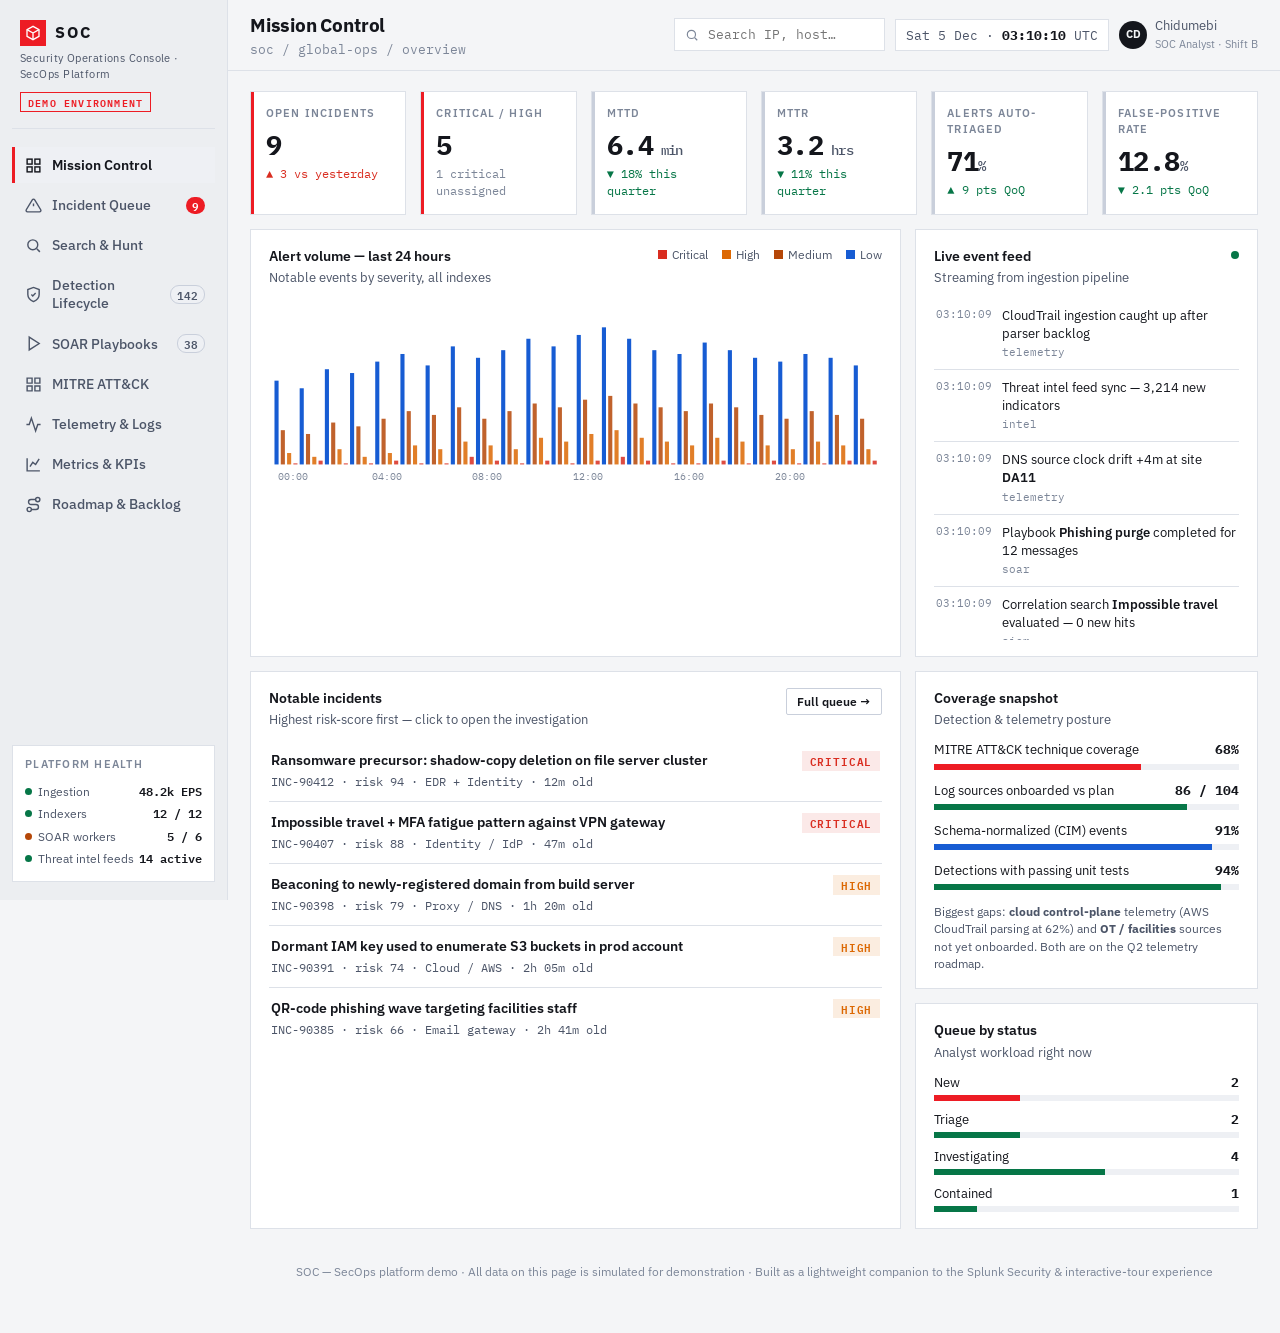
<file: soc-demo/index.html>
<!doctype html>
<html lang="en">
  <head>
    <meta charset="utf-8" />
    <meta name="viewport" content="width=device-width, initial-scale=1, viewport-fit=cover" />
    <meta name="color-scheme" content="light dark" />
    <link rel="icon" href="data:," />
    <title>SOC Demo — Security Operations Console</title>
    <link rel="preconnect" href="https://fonts.googleapis.com" />
    <link rel="preconnect" href="https://fonts.gstatic.com" crossorigin />
    <link href="https://fonts.googleapis.com/css2?family=IBM+Plex+Mono:wght@400;500;600&family=IBM+Plex+Sans:wght@400;500;600;700&display=swap" rel="stylesheet" />
    <style>
      :root{
        --bg:#f4f5f7; --bg2:#eceef1; --panel:#ffffff; --panel2:#f7f8fa;
        --line:#dde1e8; --line2:#c9cfdb;
        --ink:#14161c; --muted:#4c5568; --faint:#7c8698;
        --red:#ed1c24; --red-dk:#c11119; --red-soft:rgba(237,28,36,.08);
        --crit:#d92d20; --crit-bg:rgba(217,45,32,.10);
        --high:#dc6803; --high-bg:rgba(220,104,3,.12);
        --med:#b54708; --med-bg:rgba(181,71,8,.10);
        --low:#175cd3; --low-bg:rgba(23,92,211,.10);
        --ok:#067647; --ok-bg:rgba(6,118,71,.10);
        --cyan:#0e7490;
        --chip:#eef0f4;
        --shadow:0 10px 30px rgba(16,20,30,.10);
        --mono:"IBM Plex Mono",ui-monospace,SFMono-Regular,Menlo,monospace;
        --sans:"IBM Plex Sans",-apple-system,"Segoe UI",Roboto,sans-serif;
      }
      @media (prefers-color-scheme: dark){
        :root{
          --bg:#0a0b0e; --bg2:#0e1015; --panel:#13151c; --panel2:#171a22;
          --line:#23262f; --line2:#313644;
          --ink:#f2f3f6; --muted:#a7aebc; --faint:#767f90;
          --red:#ed1c24; --red-dk:#ff2e35; --red-soft:rgba(237,28,36,.14);
          --crit:#ff5a52; --crit-bg:rgba(255,90,82,.13);
          --high:#ffa04d; --high-bg:rgba(255,160,77,.13);
          --med:#ffd34d; --med-bg:rgba(255,211,77,.12);
          --low:#6db3ff; --low-bg:rgba(109,179,255,.13);
          --ok:#3ecf8e; --ok-bg:rgba(62,207,142,.12);
          --cyan:#45c8dd;
          --chip:#1d2029;
          --shadow:0 14px 34px rgba(0,0,0,.5);
        }
      }
      *{box-sizing:border-box}
      html,body{margin:0;padding:0}
      body{background:var(--bg);color:var(--ink);font-family:var(--sans);font-size:14px;line-height:1.45;-webkit-font-smoothing:antialiased}
      button{font-family:inherit;cursor:pointer}
      input,select,textarea{font-family:inherit}
      ::selection{background:var(--red);color:#fff}

      /* ============ App frame ============ */
      .app{display:grid;grid-template-columns:228px 1fr;min-height:100vh}
      .side{background:var(--bg2);border-right:1px solid var(--line);padding:18px 12px;display:flex;flex-direction:column;gap:4px;position:sticky;top:0;height:100vh}
      .brand{padding:2px 8px 16px;border-bottom:1px solid var(--line);margin-bottom:14px}
      .brand .mark{display:flex;align-items:center;gap:9px}
      .brand .cube{width:26px;height:26px;background:var(--red);display:grid;place-items:center;flex:none}
      .brand .cube svg{width:16px;height:16px}
      .brand .name{font-weight:700;font-size:16px;letter-spacing:.14em}
      .brand .sub{font-size:11px;color:var(--muted);margin-top:5px;letter-spacing:.04em}
      .brand .env{display:inline-block;margin-top:9px;font-family:var(--mono);font-size:10px;font-weight:600;letter-spacing:.12em;color:var(--red);border:1px solid var(--red);padding:2px 7px}
      .navbtn{display:flex;align-items:center;gap:10px;width:100%;text-align:left;background:none;border:0;border-left:3px solid transparent;color:var(--muted);padding:9px 10px;font-size:13.5px;font-weight:500;border-radius:0}
      .navbtn svg{width:17px;height:17px;flex:none}
      .navbtn:hover{color:var(--ink);background:var(--chip)}
      .navbtn.active{color:var(--ink);background:var(--chip);border-left-color:var(--red);font-weight:600}
      .navbtn .count{margin-left:auto;font-family:var(--mono);font-size:11px;background:var(--red);color:#fff;padding:0 6px;border-radius:9px;line-height:17px;font-weight:600}
      .navbtn .count.grey{background:var(--chip);color:var(--muted);border:1px solid var(--line2)}
      .side .spacer{flex:1}
      .health{border:1px solid var(--line);background:var(--panel);padding:11px 12px}
      .health h4{margin:0 0 8px;font-size:10.5px;letter-spacing:.12em;color:var(--faint);font-weight:600}
      .health .row{display:flex;justify-content:space-between;font-size:12px;padding:2.5px 0;color:var(--muted)}
      .health .row b{font-family:var(--mono);font-weight:600;color:var(--ink)}
      .dot{width:7px;height:7px;border-radius:50%;background:var(--ok);display:inline-block;margin-right:6px;vertical-align:1px}
      .dot.warn{background:var(--med)}
      .main{min-width:0;display:flex;flex-direction:column}
      .top{position:sticky;top:0;z-index:30;background:var(--bg);border-bottom:1px solid var(--line);padding:12px 22px;display:flex;align-items:center;gap:14px;flex-wrap:wrap}
      .top h1{font-size:19px;margin:0;font-weight:700;letter-spacing:-.01em}
      .top .crumb{color:var(--faint);font-size:12.5px;font-family:var(--mono)}
      .top .right{margin-left:auto;display:flex;align-items:center;gap:10px;flex-wrap:wrap}
      .clock{font-family:var(--mono);font-size:12.5px;color:var(--muted);border:1px solid var(--line);background:var(--panel);padding:6px 10px}
      .clock b{color:var(--ink)}
      .analyst{display:flex;align-items:center;gap:8px;font-size:12.5px;color:var(--muted)}
      .avatar{width:28px;height:28px;border-radius:50%;background:var(--ink);color:var(--bg);display:grid;place-items:center;font-size:11px;font-weight:700}
      .gsearch{display:flex;align-items:center;gap:7px;border:1px solid var(--line);background:var(--panel);padding:6px 10px;min-width:210px}
      .gsearch svg{width:14px;height:14px;color:var(--faint);flex:none}
      .gsearch input{border:0;background:none;outline:none;color:var(--ink);font-size:13px;width:100%;font-family:var(--mono)}
      main{padding:20px 22px 40px;max-width:1460px;width:100%;margin:0 auto}
      .view{display:none}
      .view.active{display:block}

      /* ============ Generic components ============ */
      .card{background:var(--panel);border:1px solid var(--line);padding:16px 18px}
      .card h3{margin:0;font-size:14px;font-weight:600}
      .card .sub{color:var(--muted);font-size:12.5px;margin-top:2px}
      .cardhead{display:flex;align-items:flex-start;gap:10px;margin-bottom:12px}
      .cardhead .sp{margin-left:auto}
      .grid{display:grid;gap:14px}
      .kpis{grid-template-columns:repeat(6,1fr)}
      .kpi{background:var(--panel);border:1px solid var(--line);padding:14px 15px;position:relative}
      .kpi::before{content:"";position:absolute;left:0;top:0;bottom:0;width:3px;background:var(--line2)}
      .kpi.red::before{background:var(--red)}
      .kpi .lab{font-size:11px;letter-spacing:.1em;color:var(--faint);font-weight:600;text-transform:uppercase}
      .kpi .val{font-size:27px;font-weight:700;font-family:var(--mono);margin:3px 0 1px;letter-spacing:-.02em}
      .kpi .val small{font-size:14px;color:var(--muted);font-weight:500}
      .kpi .delta{font-size:12px;font-family:var(--mono)}
      .up{color:var(--crit)} .down{color:var(--ok)} .flat{color:var(--faint)}
      .good-up{color:var(--ok)} .bad-up{color:var(--crit)}
      .cols-2{grid-template-columns:1.9fr 1fr}
      .cols-2b{grid-template-columns:1fr 1fr}
      .cols-3{grid-template-columns:repeat(3,1fr)}
      .sev{font-family:var(--mono);font-size:10.5px;font-weight:600;letter-spacing:.08em;padding:2px 8px;text-transform:uppercase;white-space:nowrap}
      .sev.crit{color:var(--crit);background:var(--crit-bg)}
      .sev.high{color:var(--high);background:var(--high-bg)}
      .sev.med{color:var(--med);background:var(--med-bg)}
      .sev.low{color:var(--low);background:var(--low-bg)}
      .sev.info{color:var(--muted);background:var(--chip)}
      .status{font-size:11.5px;font-weight:600;padding:2px 8px;border:1px solid var(--line2);color:var(--muted);white-space:nowrap}
      .status.new{color:var(--crit);border-color:var(--crit)}
      .status.triage{color:var(--high);border-color:var(--high)}
      .status.investigating{color:var(--low);border-color:var(--low)}
      .status.contained{color:var(--ok);border-color:var(--ok)}
      .status.closed{color:var(--faint)}
      .btn{display:inline-flex;align-items:center;gap:7px;background:var(--red);color:#fff;border:1px solid var(--red);padding:8px 15px;font-size:13px;font-weight:600;border-radius:2px}
      .btn:hover{background:var(--red-dk);border-color:var(--red-dk)}
      .btn.ghost{background:transparent;color:var(--ink);border-color:var(--line2)}
      .btn.ghost:hover{border-color:var(--ink);background:var(--chip)}
      .btn.small{padding:5px 10px;font-size:12px}
      .btn:disabled{opacity:.5;cursor:default}
      .chipbtn{border:1px solid var(--line2);background:var(--panel);color:var(--muted);padding:5px 11px;font-size:12px;font-weight:500;border-radius:20px}
      .chipbtn:hover{color:var(--ink);border-color:var(--ink)}
      .chipbtn.on{background:var(--ink);color:var(--bg);border-color:var(--ink)}
      .mono{font-family:var(--mono)}
      .muted{color:var(--muted)} .faint{color:var(--faint)}
      .small{font-size:12px} .tiny{font-size:11px}
      table{width:100%;border-collapse:collapse;font-size:13px}
      th{text-align:left;font-size:11px;letter-spacing:.09em;text-transform:uppercase;color:var(--faint);font-weight:600;padding:8px 10px;border-bottom:1px solid var(--line);white-space:nowrap}
      td{padding:9px 10px;border-bottom:1px solid var(--line);vertical-align:top}
      tbody tr{transition:background .12s}
      tbody tr.clickable{cursor:pointer}
      tbody tr.clickable:hover{background:var(--panel2)}
      .bar{height:6px;background:var(--chip);position:relative;overflow:hidden;min-width:70px}
      .bar i{position:absolute;left:0;top:0;bottom:0;background:var(--red)}
      .bar.ok i{background:var(--ok)} .bar.low i{background:var(--low)} .bar.med i{background:var(--med)}
      .tag{display:inline-block;font-family:var(--mono);font-size:10.5px;background:var(--chip);border:1px solid var(--line);padding:1px 6px;margin:1px 2px 1px 0;color:var(--muted)}
      .legend{display:flex;gap:14px;flex-wrap:wrap;font-size:12px;color:var(--muted)}
      .legend i{width:9px;height:9px;display:inline-block;margin-right:5px}
      .section-intro{max-width:760px;margin-bottom:16px}
      .section-intro h2{margin:0 0 4px;font-size:17px}
      .section-intro p{margin:0;color:var(--muted);font-size:13.5px}
      .toolbar{display:flex;gap:8px;flex-wrap:wrap;align-items:center;margin-bottom:12px}
      .toolbar .sp{flex:1}
      select,.txtin{border:1px solid var(--line2);background:var(--panel);color:var(--ink);padding:7px 9px;font-size:13px;border-radius:2px}

      /* ============ Feed / lists ============ */
      .feed{list-style:none;margin:0;padding:0;max-height:342px;overflow:hidden}
      .feed li{display:flex;gap:10px;padding:8px 2px;border-bottom:1px solid var(--line);font-size:12.5px;align-items:flex-start}
      .feed li:last-child{border-bottom:0}
      .feed .t{font-family:var(--mono);color:var(--faint);font-size:11px;white-space:nowrap;padding-top:1px}
      .feed .msg{min-width:0}
      .feed .msg b{font-weight:600}
      .feed .src{color:var(--faint);font-family:var(--mono);font-size:11px}
      .pulse{width:8px;height:8px;border-radius:50%;background:var(--ok);flex:none;margin-top:5px;animation:pl 2s infinite}
      @keyframes pl{0%{box-shadow:0 0 0 0 var(--ok-bg)}70%{box-shadow:0 0 0 6px transparent}100%{box-shadow:0 0 0 0 transparent}}
      @media (prefers-reduced-motion: reduce){.pulse{animation:none}}
      .inc-row{display:flex;gap:12px;padding:11px 2px;border-bottom:1px solid var(--line);cursor:pointer;align-items:flex-start}
      .inc-row:hover{background:var(--panel2)}
      .inc-row:last-child{border-bottom:0}
      .inc-row .body{flex:1;min-width:0}
      .inc-row .ttl{font-weight:600;font-size:13.5px}
      .inc-row .meta{color:var(--muted);font-size:12px;font-family:var(--mono);margin-top:2px}

      /* ============ Kanban (detection lifecycle) ============ */
      .kanban{display:grid;grid-template-columns:repeat(6,1fr);gap:10px;align-items:start}
      .kcol{background:var(--panel2);border:1px solid var(--line);padding:10px;min-height:120px}
      .kcol h4{margin:0 0 9px;font-size:11px;letter-spacing:.1em;text-transform:uppercase;color:var(--muted);display:flex;justify-content:space-between}
      .kcol h4 span{font-family:var(--mono);color:var(--faint)}
      .kcard{background:var(--panel);border:1px solid var(--line);border-top:3px solid var(--line2);padding:10px 11px;margin-bottom:9px;cursor:pointer}
      .kcard:hover{border-color:var(--line2)}
      .kcard.crit{border-top-color:var(--crit)} .kcard.high{border-top-color:var(--high)} .kcard.med{border-top-color:var(--med)}
      .kcard .t{font-weight:600;font-size:12.8px;line-height:1.35}
      .kcard .m{font-family:var(--mono);font-size:11px;color:var(--muted);margin-top:5px;line-height:1.6}
      .kcard .fp-bad{color:var(--crit);font-weight:600}
      .kcard .fp-ok{color:var(--ok);font-weight:600}

      /* ============ MITRE matrix ============ */
      .mitre{display:grid;grid-template-columns:repeat(4,1fr);gap:10px}
      .mtac{border:1px solid var(--line);background:var(--panel)}
      .mtac header{background:var(--panel2);border-bottom:1px solid var(--line);padding:9px 11px;font-weight:600;font-size:12.5px;display:flex;justify-content:space-between;align-items:center}
      .mtac header .mono{color:var(--faint);font-size:11px;font-weight:500}
      .mtech{display:flex;justify-content:space-between;gap:8px;padding:7px 11px;font-size:12.3px;border-bottom:1px solid var(--line);align-items:center}
      .mtech:last-child{border-bottom:0}
      .heat{font-family:var(--mono);font-size:10.5px;font-weight:600;padding:2px 7px;white-space:nowrap}
      .heat.h3{background:var(--crit);color:#fff}
      .heat.h2{background:var(--high-bg);color:var(--high)}
      .heat.h1{background:var(--med-bg);color:var(--med)}
      .heat.h0{background:var(--chip);color:var(--faint)}

      /* ============ Playbooks ============ */
      .pb-grid{grid-template-columns:repeat(3,1fr)}
      .pb{display:flex;flex-direction:column;gap:8px}
      .pb .flow{display:flex;align-items:center;gap:5px;flex-wrap:wrap;font-family:var(--mono);font-size:10.8px;color:var(--muted)}
      .pb .flow .step{border:1px solid var(--line2);padding:2px 7px;background:var(--panel2)}
      .pb .flow .arr{color:var(--faint)}
      .pb .stats{display:grid;grid-template-columns:repeat(3,1fr);gap:8px;border-top:1px solid var(--line);padding-top:10px;margin-top:2px}
      .pb .stats div .v{font-family:var(--mono);font-weight:600;font-size:15px}
      .pb .stats div .l{font-size:10.5px;color:var(--faint);letter-spacing:.06em;text-transform:uppercase}
      .guard{display:flex;gap:7px;align-items:flex-start;font-size:12px;color:var(--muted);background:var(--red-soft);border:1px solid var(--line);padding:8px 10px}
      .guard svg{width:14px;height:14px;flex:none;margin-top:1px;color:var(--red)}

      /* ============ SPL search ============ */
      .splbox{border:1px solid var(--line2);background:var(--panel)}
      .splbox .bar-top{display:flex;align-items:center;gap:8px;padding:8px 12px;border-bottom:1px solid var(--line);background:var(--panel2)}
      .splbox .bar-top .lbl{font-family:var(--mono);font-size:11px;letter-spacing:.1em;color:var(--faint)}
      .spl{display:flex;gap:0}
      .spl textarea{flex:1;border:0;background:transparent;color:var(--ink);font-family:var(--mono);font-size:13.5px;padding:13px 14px;resize:vertical;min-height:52px;outline:none;line-height:1.55}
      .spl .run{align-self:stretch;border-radius:0;border:0;border-left:1px solid var(--red);padding:0 22px}
      .rawlog{font-family:var(--mono);font-size:11.8px;line-height:1.65;white-space:pre-wrap;word-break:break-word}
      .rawlog .hl{color:var(--red);font-weight:600}

      /* ============ Drawer / modal / toast ============ */
      .scrim{position:fixed;inset:0;background:rgba(5,6,10,.55);opacity:0;pointer-events:none;transition:opacity .2s;z-index:60}
      .scrim.on{opacity:1;pointer-events:auto}
      .drawer{position:fixed;top:0;right:0;bottom:0;width:min(560px,100vw);background:var(--panel);border-left:1px solid var(--line2);z-index:70;display:none;overflow-y:auto;box-shadow:var(--shadow)}
      .drawer.on{display:block;animation:slidein .25s ease}
      @keyframes slidein{from{transform:translateX(40px);opacity:.4}to{transform:none;opacity:1}}
      @media (prefers-reduced-motion: reduce){.drawer.on{animation:none}}
      .drawer .dhead{position:sticky;top:0;background:var(--panel);border-bottom:1px solid var(--line);padding:16px 20px;z-index:2}
      .drawer .dbody{padding:18px 20px 30px}
      .drawer h2{margin:6px 0 4px;font-size:18px;line-height:1.3}
      .kv{display:grid;grid-template-columns:130px 1fr;gap:6px 14px;font-size:13px;margin:12px 0}
      .kv dt{color:var(--faint);font-size:11.5px;letter-spacing:.06em;text-transform:uppercase;padding-top:1px}
      .kv dd{margin:0;font-family:var(--mono);font-size:12.8px}
      .timeline{list-style:none;margin:0;padding:0;position:relative}
      .timeline::before{content:"";position:absolute;left:5px;top:6px;bottom:6px;width:1px;background:var(--line2)}
      .timeline li{position:relative;padding:0 0 14px 24px;font-size:13px}
      .timeline li::before{content:"";position:absolute;left:1px;top:5px;width:9px;height:9px;border-radius:50%;background:var(--panel);border:2px solid var(--faint)}
      .timeline li.hot::before{border-color:var(--red);background:var(--red)}
      .timeline .tt{font-family:var(--mono);font-size:11px;color:var(--faint)}
      .modal-wrap{position:fixed;inset:0;z-index:80;display:none;place-items:center;padding:16px}
      .modal-wrap.on{display:grid}
      .modal{background:var(--panel);border:1px solid var(--line2);width:min(620px,100%);max-height:88vh;overflow-y:auto;box-shadow:var(--shadow)}
      .modal .mhead{padding:16px 20px;border-bottom:1px solid var(--line);display:flex;gap:10px;align-items:flex-start}
      .modal .mbody{padding:16px 20px 20px}
      .runlog{font-family:var(--mono);font-size:12.3px;line-height:1.9}
      .runlog .step{display:flex;gap:9px;align-items:baseline;opacity:.35}
      .runlog .step.doing{opacity:1}
      .runlog .step.done{opacity:1}
      .runlog .step .ic{width:14px;text-align:center;flex:none}
      .runlog .ok{color:var(--ok)} .runlog .warn{color:var(--med)} .runlog .bad{color:var(--crit)}
      .spin{display:inline-block;width:11px;height:11px;border:2px solid var(--line2);border-top-color:var(--red);border-radius:50%;animation:sp .7s linear infinite;vertical-align:-1px}
      @keyframes sp{to{transform:rotate(360deg)}}
      @media (prefers-reduced-motion: reduce){.spin{animation-duration:2s}}
      #toasts{position:fixed;bottom:18px;left:50%;transform:translateX(-50%);z-index:100;display:flex;flex-direction:column;gap:8px;align-items:center;width:max-content;max-width:92vw}
      .toast{background:var(--ink);color:var(--bg);padding:10px 16px;font-size:13px;font-weight:500;box-shadow:var(--shadow);display:flex;gap:9px;align-items:center;max-width:92vw}
      .toast .dot{margin:0}

      /* ============ Roadmap ============ */
      .road{display:grid;grid-template-columns:repeat(4,1fr);gap:10px;align-items:start}
      .rq{background:var(--panel2);border:1px solid var(--line);padding:11px}
      .rq h4{margin:0 0 3px;font-size:13px}
      .rq .theme{font-size:11.5px;color:var(--muted);margin-bottom:10px}
      .ritem{background:var(--panel);border:1px solid var(--line);padding:9px 10px;margin-bottom:8px;font-size:12.5px}
      .ritem .rt{font-weight:600;line-height:1.35}
      .ritem .rm{font-family:var(--mono);font-size:10.8px;color:var(--muted);margin-top:4px;line-height:1.6}
      .pill{display:inline-block;font-size:10.5px;font-weight:600;letter-spacing:.05em;padding:1px 7px;border:1px solid var(--line2);color:var(--muted);text-transform:uppercase}
      .pill.ship{color:var(--ok);border-color:var(--ok)}
      .pill.prog{color:var(--low);border-color:var(--low)}
      .pill.next{color:var(--high);border-color:var(--high)}
      form.intake{display:grid;grid-template-columns:2fr 1fr 1fr auto;gap:9px}
      form.intake input,form.intake select{width:100%}

      .foot{color:var(--faint);font-size:12px;text-align:center;padding:8px 0 0}

      /* ============ Responsive ============ */
      @media (max-width:1180px){
        .kpis{grid-template-columns:repeat(3,1fr)}
        .kanban{grid-template-columns:repeat(3,1fr)}
        .mitre{grid-template-columns:repeat(2,1fr)}
        .pb-grid{grid-template-columns:repeat(2,1fr)}
        .road{grid-template-columns:repeat(2,1fr)}
      }
      @media (max-width:860px){
        .app{grid-template-columns:1fr}
        .side{position:static;height:auto;flex-direction:row;flex-wrap:wrap;align-items:center;padding:12px}
        .brand{border-bottom:0;margin:0;padding:2px 6px}
        .brand .sub,.brand .env{display:none}
        .navbtn{width:auto;border-left:0;border-bottom:3px solid transparent;padding:8px 9px}
        .navbtn.active{border-bottom-color:var(--red)}
        .side .spacer,.health{display:none}
        .cols-2,.cols-2b,.cols-3{grid-template-columns:1fr}
        main{padding:16px 14px 32px}
        .top{padding:10px 14px}
        form.intake{grid-template-columns:1fr}
      }
      @media (max-width:620px){
        .kpis{grid-template-columns:repeat(2,1fr)}
        .kanban{grid-template-columns:1fr 1fr}
        .mitre{grid-template-columns:1fr}
        .pb-grid{grid-template-columns:1fr}
        .road{grid-template-columns:1fr}
        .gsearch{min-width:0;flex:1}
        .top .right{width:100%}
        table.resp thead{display:none}
        table.resp tr{display:block;border-bottom:1px solid var(--line);padding:6px 0}
        table.resp td{display:flex;justify-content:space-between;gap:14px;border-bottom:0;padding:5px 10px;text-align:right}
        table.resp td::before{content:attr(data-l);font-size:11px;letter-spacing:.07em;text-transform:uppercase;color:var(--faint);font-weight:600;text-align:left;padding-top:2px}
        table.resp td:first-child{text-align:left}
        table.resp td:first-child::before{display:none}
      }
    </style>
  </head>

  <body>
    <div class="app">
      <!-- ============ Sidebar ============ -->
      <aside class="side">
        <div class="brand">
          <div class="mark">
            <span class="cube" aria-hidden="true"><svg viewBox="0 0 24 24" fill="none"><path d="M12 2 3 7v10l9 5 9-5V7l-9-5Z" stroke="#fff" stroke-width="2"/><path d="M12 22V12M12 12 3 7m9 5 9-5" stroke="#fff" stroke-width="2"/></svg></span>
            <span class="name">SOC</span>
          </div>
          <div class="sub">Security Operations Console · SecOps Platform</div>
          <span class="env">DEMO ENVIRONMENT</span>
        </div>

        <button class="navbtn active" data-nav="mission"><svg viewBox="0 0 24 24" fill="none" stroke="currentColor" stroke-width="2"><rect x="3" y="3" width="7" height="7"/><rect x="14" y="3" width="7" height="7"/><rect x="3" y="14" width="7" height="7"/><rect x="14" y="14" width="7" height="7"/></svg>Mission Control</button>
        <button class="navbtn" data-nav="incidents"><svg viewBox="0 0 24 24" fill="none" stroke="currentColor" stroke-width="2"><path d="M10.3 3.9 1.8 18a2 2 0 0 0 1.7 3h17a2 2 0 0 0 1.7-3L13.7 3.9a2 2 0 0 0-3.4 0Z"/><path d="M12 9v4M12 17h.01"/></svg>Incident Queue<span class="count" id="navIncCount">7</span></button>
        <button class="navbtn" data-nav="hunt"><svg viewBox="0 0 24 24" fill="none" stroke="currentColor" stroke-width="2"><circle cx="11" cy="11" r="7"/><path d="m21 21-4.3-4.3"/></svg>Search &amp; Hunt</button>
        <button class="navbtn" data-nav="detections"><svg viewBox="0 0 24 24" fill="none" stroke="currentColor" stroke-width="2"><path d="M12 22s8-3.6 8-10V5l-8-3-8 3v7c0 6.4 8 10 8 10Z"/><path d="m9 12 2 2 4-4"/></svg>Detection Lifecycle<span class="count grey">142</span></button>
        <button class="navbtn" data-nav="soar"><svg viewBox="0 0 24 24" fill="none" stroke="currentColor" stroke-width="2"><polygon points="6 3 20 12 6 21 6 3"/></svg>SOAR Playbooks<span class="count grey">38</span></button>
        <button class="navbtn" data-nav="mitre"><svg viewBox="0 0 24 24" fill="none" stroke="currentColor" stroke-width="2"><path d="M3 3h7v7H3zM14 3h7v7h-7zM3 14h7v7H3zM14 14h7v7h-7z"/></svg>MITRE ATT&amp;CK</button>
        <button class="navbtn" data-nav="telemetry"><svg viewBox="0 0 24 24" fill="none" stroke="currentColor" stroke-width="2"><path d="M22 12h-4l-3 9L9 3l-3 9H2"/></svg>Telemetry &amp; Logs</button>
        <button class="navbtn" data-nav="metrics"><svg viewBox="0 0 24 24" fill="none" stroke="currentColor" stroke-width="2"><path d="M3 3v18h18"/><path d="M7 15l4-6 4 3 5-8"/></svg>Metrics &amp; KPIs</button>
        <button class="navbtn" data-nav="roadmap"><svg viewBox="0 0 24 24" fill="none" stroke="currentColor" stroke-width="2"><circle cx="6" cy="19" r="3"/><circle cx="18" cy="5" r="3"/><path d="M9 19h6.5a3.5 3.5 0 0 0 0-7h-7a3.5 3.5 0 0 1 0-7H15"/></svg>Roadmap &amp; Backlog</button>

        <div class="spacer"></div>
        <div class="health">
          <h4>PLATFORM HEALTH</h4>
          <div class="row"><span><span class="dot"></span>Ingestion</span><b id="epsVal">48.2k EPS</b></div>
          <div class="row"><span><span class="dot"></span>Indexers</span><b>12 / 12</b></div>
          <div class="row"><span><span class="dot warn"></span>SOAR workers</span><b>5 / 6</b></div>
          <div class="row"><span><span class="dot"></span>Threat intel feeds</span><b>14 active</b></div>
        </div>
      </aside>

      <!-- ============ Main ============ -->
      <div class="main">
        <header class="top">
          <div>
            <h1 id="viewTitle">Mission Control</h1>
            <div class="crumb" id="viewCrumb">soc / global-ops / overview</div>
          </div>
          <div class="right">
            <label class="gsearch">
              <svg viewBox="0 0 24 24" fill="none" stroke="currentColor" stroke-width="2"><circle cx="11" cy="11" r="7"/><path d="m21 21-4.3-4.3"/></svg>
              <input id="globalSearch" type="text" placeholder="Search IP, host…" aria-label="Global search" />
            </label>
            <div class="clock"><span id="clockDay">—</span> · <b id="clockTime">--:--:--</b> UTC</div>
            <div class="analyst"><span class="avatar">CD</span><span>Chidumebi<br /><span class="tiny faint">SOC Analyst · Shift B</span></span></div>
          </div>
        </header>

        <main>
          <!-- ======== MISSION CONTROL ======== -->
          <section class="view active" id="view-mission">
            <div class="grid kpis" style="margin-bottom:14px">
              <div class="kpi red"><div class="lab">Open incidents</div><div class="val" id="kOpen">9</div><div class="delta bad-up">▲ 3 vs yesterday</div></div>
              <div class="kpi red"><div class="lab">Critical / High</div><div class="val" id="kCrit">5</div><div class="delta flat">1 critical unassigned</div></div>
              <div class="kpi"><div class="lab">MTTD</div><div class="val">6.4<small> min</small></div><div class="delta down">▼ 18% this quarter</div></div>
              <div class="kpi"><div class="lab">MTTR</div><div class="val">3.2<small> hrs</small></div><div class="delta down">▼ 11% this quarter</div></div>
              <div class="kpi"><div class="lab">Alerts auto-triaged</div><div class="val">71<small>%</small></div><div class="delta good-up">▲ 9 pts QoQ</div></div>
              <div class="kpi"><div class="lab">False-positive rate</div><div class="val">12.8<small>%</small></div><div class="delta down">▼ 2.1 pts QoQ</div></div>
            </div>

            <div class="grid cols-2" style="margin-bottom:14px">
              <div class="card">
                <div class="cardhead">
                  <div><h3>Alert volume — last 24 hours</h3><div class="sub">Notable events by severity, all indexes</div></div>
                  <span class="sp"></span>
                  <div class="legend"><span><i style="background:var(--crit)"></i>Critical</span><span><i style="background:var(--high)"></i>High</span><span><i style="background:var(--med)"></i>Medium</span><span><i style="background:var(--low)"></i>Low</span></div>
                </div>
                <div id="volChart"></div>
              </div>
              <div class="card">
                <div class="cardhead"><div><h3>Live event feed</h3><div class="sub">Streaming from ingestion pipeline</div></div><span class="sp"></span><span class="pulse" aria-hidden="true"></span></div>
                <ul class="feed" id="liveFeed"></ul>
              </div>
            </div>

            <div class="grid cols-2">
              <div class="card">
                <div class="cardhead"><div><h3>Notable incidents</h3><div class="sub">Highest risk-score first — click to open the investigation</div></div><span class="sp"></span><button class="btn ghost small" data-goto="incidents">Full queue →</button></div>
                <div id="notableList"></div>
              </div>
              <div class="grid" style="align-content:start">
                <div class="card">
                  <div class="cardhead"><div><h3>Coverage snapshot</h3><div class="sub">Detection &amp; telemetry posture</div></div></div>
                  <div style="display:grid;gap:11px">
                    <div><div style="display:flex;justify-content:space-between;font-size:12.5px"><span>MITRE ATT&amp;CK technique coverage</span><b class="mono">68%</b></div><div class="bar" style="margin-top:5px"><i style="width:68%"></i></div></div>
                    <div><div style="display:flex;justify-content:space-between;font-size:12.5px"><span>Log sources onboarded vs plan</span><b class="mono">86 / 104</b></div><div class="bar ok" style="margin-top:5px"><i style="width:83%"></i></div></div>
                    <div><div style="display:flex;justify-content:space-between;font-size:12.5px"><span>Schema-normalized (CIM) events</span><b class="mono">91%</b></div><div class="bar low" style="margin-top:5px"><i style="width:91%"></i></div></div>
                    <div><div style="display:flex;justify-content:space-between;font-size:12.5px"><span>Detections with passing unit tests</span><b class="mono">94%</b></div><div class="bar ok" style="margin-top:5px"><i style="width:94%"></i></div></div>
                  </div>
                  <p class="small muted" style="margin:13px 0 0">Biggest gaps: <b>cloud control-plane</b> telemetry (AWS CloudTrail parsing at 62%) and <b>OT / facilities</b> sources not yet onboarded. Both are on the Q2 telemetry roadmap.</p>
                </div>
                <div class="card">
                  <div class="cardhead"><div><h3>Queue by status</h3><div class="sub">Analyst workload right now</div></div></div>
                  <div id="queueByStatus" style="display:grid;gap:9px"></div>
                </div>
              </div>
            </div>
          </section>

          <!-- ======== INCIDENT QUEUE ======== -->
          <section class="view" id="view-incidents">
            <div class="section-intro">
              <h2>Incident queue</h2>
              <p>Risk-scored notable events from correlation searches and AI-assisted triage. Open any incident for the full investigation — timeline, artifacts, MITRE mapping and one-click SOAR response.</p>
            </div>
            <div class="toolbar" id="sevFilters">
              <button class="chipbtn on" data-sev="all">All severities</button>
              <button class="chipbtn" data-sev="crit">Critical</button>
              <button class="chipbtn" data-sev="high">High</button>
              <button class="chipbtn" data-sev="med">Medium</button>
              <button class="chipbtn" data-sev="low">Low</button>
              <span class="sp"></span>
              <select id="statusFilter" aria-label="Filter by status">
                <option value="all">Any status</option><option>New</option><option>Triage</option><option>Investigating</option><option>Contained</option><option>Closed</option>
              </select>
            </div>
            <div class="card" style="padding:4px 8px">
              <table class="resp">
                <thead><tr><th>Risk</th><th>Incident</th><th>Severity</th><th>Status</th><th>Owner</th><th>Age</th><th>Source</th></tr></thead>
                <tbody id="incTable"></tbody>
              </table>
            </div>
            <p class="small muted" style="margin-top:10px">Risk score = asset criticality × threat intel confidence × detection fidelity. Scores ≥ 75 page the on-call analyst.</p>
          </section>

          <!-- ======== SEARCH & HUNT ======== -->
          <section class="view" id="view-hunt">
            <div class="section-intro">
              <h2>Search &amp; threat hunting</h2>
              <p>A Splunk-style search bar over the demo index. Pick a saved hunt or edit the SPL and run it — results, event timeline and raw logs update below.</p>
            </div>
            <div class="toolbar">
              <button class="chipbtn hunt-preset on" data-hunt="0">Impossible travel</button>
              <button class="chipbtn hunt-preset" data-hunt="1">Beaconing to rare domains</button>
              <button class="chipbtn hunt-preset" data-hunt="2">PowerShell abuse</button>
              <button class="chipbtn hunt-preset" data-hunt="3">Dormant account activity</button>
            </div>
            <div class="splbox">
              <div class="bar-top"><span class="lbl">SPL</span><span class="mono tiny faint">last 24h · Smart Mode</span><span style="margin-left:auto" class="mono tiny faint" id="huntMeta">2,847,112 events scanned in 1.84s</span></div>
              <div class="spl">
                <textarea id="splInput" rows="2" spellcheck="false" aria-label="Search processing language query"></textarea>
                <button class="btn run" id="runSearch">Run search</button>
              </div>
            </div>
            <div class="grid cols-2" style="margin-top:14px">
              <div class="card">
                <div class="cardhead"><div><h3>Events over time</h3><div class="sub" id="huntChartSub">Matches per hour</div></div></div>
                <div id="huntChart"></div>
              </div>
              <div class="card">
                <div class="cardhead"><div><h3>Hunt notes</h3><div class="sub">Hypothesis &amp; outcome — feeds the detection backlog</div></div></div>
                <div id="huntNotes" class="small" style="line-height:1.65"></div>
              </div>
            </div>
            <div class="card" style="margin-top:14px">
              <div class="cardhead"><div><h3>Matching events</h3><div class="sub">Raw log view — key fields highlighted</div></div><span class="sp"></span><button class="btn ghost small" id="toDetection">Convert to detection draft →</button></div>
              <div class="rawlog" id="huntResults"></div>
            </div>
          </section>

          <!-- ======== DETECTION LIFECYCLE ======== -->
          <section class="view" id="view-detections">
            <div class="section-intro">
              <h2>Detection lifecycle</h2>
              <p>Every rule moves idea → build → test → production → tuning → retirement, as code, with unit tests and analyst sign-off at each gate. Drag-free demo: click a card for its quality metrics. High false-positive rules surface automatically for tuning.</p>
            </div>
            <div class="grid kpis" style="grid-template-columns:repeat(4,1fr);margin-bottom:14px">
              <div class="kpi"><div class="lab">Detections in production</div><div class="val">142</div><div class="delta good-up">▲ 11 this quarter</div></div>
              <div class="kpi"><div class="lab">Avg. alert fidelity</div><div class="val">87.2<small>%</small></div><div class="delta good-up">▲ 3.4 pts QoQ</div></div>
              <div class="kpi red"><div class="lab">Rules flagged for tuning</div><div class="val">6</div><div class="delta flat">FP rate &gt; 25% for 7 days</div></div>
              <div class="kpi"><div class="lab">Idea → prod lead time</div><div class="val">9.5<small> days</small></div><div class="delta down">▼ from 16 days in Q4</div></div>
            </div>
            <div class="kanban" id="kanban"></div>
          </section>

          <!-- ======== SOAR ======== -->
          <section class="view" id="view-soar">
            <div class="section-intro">
              <h2>SOAR playbooks &amp; automation governance</h2>
              <p>Automation scales safely: every playbook has an owner, an approval tier, success-rate tracking and a kill switch. High-impact actions (host isolation, account disable) require human approval. Press <b>Run</b> on any playbook to watch it execute.</p>
            </div>
            <div class="grid kpis" style="grid-template-columns:repeat(4,1fr);margin-bottom:14px">
              <div class="kpi"><div class="lab">Playbook runs (30d)</div><div class="val">1,284</div><div class="delta good-up">▲ 22% MoM</div></div>
              <div class="kpi"><div class="lab">Success rate</div><div class="val">96.1<small>%</small></div><div class="delta flat">Failures auto-open a ticket</div></div>
              <div class="kpi"><div class="lab">Analyst hours saved (30d)</div><div class="val">312<small> hrs</small></div><div class="delta good-up">≈ 1.9 FTE</div></div>
              <div class="kpi"><div class="lab">Pending approvals</div><div class="val">3</div><div class="delta flat">High-impact actions only</div></div>
            </div>
            <div class="grid pb-grid" id="pbGrid"></div>
          </section>

          <!-- ======== MITRE ======== -->
          <section class="view" id="view-mitre">
            <div class="section-intro">
              <h2>MITRE ATT&amp;CK coverage</h2>
              <p>Heat = detection coverage strength per technique, weighted by threat-intel reporting against data-center and cloud operators. Gaps feed the detection and telemetry backlogs directly.</p>
            </div>
            <div class="legend" style="margin-bottom:12px"><span><i style="background:var(--crit)"></i>Strong (3+ detections)</span><span><i style="background:var(--high)"></i>Moderate (2)</span><span><i style="background:var(--med)"></i>Basic (1)</span><span><i style="background:var(--chip);border:1px solid var(--line2)"></i>No coverage</span><span class="sp" style="flex:1"></span><span class="mono">Overall technique coverage: <b style="color:var(--ink)">68%</b> · target 80% by Q4</span></div>
            <div class="mitre" id="mitreGrid"></div>
          </section>

          <!-- ======== TELEMETRY ======== -->
          <section class="view" id="view-telemetry">
            <div class="section-intro">
              <h2>Telemetry &amp; log onboarding</h2>
              <p>Sources are prioritized by risk, coverage gap and investigative value — not by whoever shouts loudest. The onboarding pipeline shows parsing health and CIM normalization per source.</p>
            </div>
            <div class="card" style="padding:4px 8px;margin-bottom:14px">
              <table class="resp">
                <thead><tr><th>Source</th><th>Volume</th><th>Health</th><th>CIM normalized</th><th>MITRE value</th><th>Status</th></tr></thead>
                <tbody id="telTable"></tbody>
              </table>
            </div>
            <div class="grid cols-3">
              <div class="card"><h3>In onboarding pipeline</h3><div class="sub" style="margin-bottom:10px">Sequenced by risk ÷ effort</div>
                <div class="ritem"><div class="rt">AWS CloudTrail — parser fix</div><div class="rm">62% parsed · blocks 3 cloud detections · ETA 2 wks</div></div>
                <div class="ritem"><div class="rt">OT / BMS facilities logs</div><div class="rm">New source · physical-security use cases · ETA 5 wks</div></div>
                <div class="ritem"><div class="rt">Kubernetes audit logs</div><div class="rm">New source · container escape coverage · ETA 3 wks</div></div>
              </div>
              <div class="card"><h3>Data quality watch</h3><div class="sub" style="margin-bottom:10px">Auto-flagged in the last 7 days</div>
                <div class="ritem"><div class="rt">Firewall timestamps drifting +4 min</div><div class="rm">2 sites · breaks correlation windows · ticket TEL-2214</div></div>
                <div class="ritem"><div class="rt">EDR field rename after vendor update</div><div class="rm">process_name → proc.name · 4 detections remapped</div></div>
              </div>
              <div class="card"><h3>Onboarding scorecard</h3><div class="sub" style="margin-bottom:10px">How a source earns its slot</div>
                <p class="small muted" style="line-height:1.7;margin:0">Each candidate source is scored on <b style="color:var(--ink)">risk reduction (40%)</b>, <b style="color:var(--ink)">MITRE gap closed (25%)</b>, <b style="color:var(--ink)">analyst demand (20%)</b> and <b style="color:var(--ink)">onboarding effort (15%)</b>. Scores are reviewed in the monthly telemetry council — the output is this pipeline, in this order.</p>
              </div>
            </div>
          </section>

          <!-- ======== METRICS ======== -->
          <section class="view" id="view-metrics">
            <div class="section-intro">
              <h2>Metrics &amp; operating cadence</h2>
              <p>The numbers the SecOps product review runs on: detection quality, response speed, automation effectiveness and onboarding throughput — reviewed weekly with detection engineering, monthly with SOC leadership.</p>
            </div>
            <div class="grid cols-2" style="margin-bottom:14px">
              <div class="card">
                <div class="cardhead"><div><h3>False-positive rate — last 8 weeks</h3><div class="sub">Tuning program effect, % of alerts closed as FP</div></div></div>
                <div id="fpChart"></div>
              </div>
              <div class="card">
                <div class="cardhead"><div><h3>Mean time to respond — by severity</h3><div class="sub">Hours, trailing 30 days vs target</div></div></div>
                <div id="mttrChart"></div>
              </div>
            </div>
            <div class="grid cols-2">
              <div class="card" style="padding:4px 8px">
                <table class="resp">
                  <thead><tr><th>KPI</th><th>Now</th><th>Target</th><th>Trend</th></tr></thead>
                  <tbody>
                    <tr><td><b>Detection fidelity (true-positive rate)</b></td><td data-l="Now" class="mono">87.2%</td><td data-l="Target" class="mono">90%</td><td data-l="Trend" class="mono down">▲ improving</td></tr>
                    <tr><td><b>Telemetry coverage vs plan</b></td><td data-l="Now" class="mono">83%</td><td data-l="Target" class="mono">95%</td><td data-l="Trend" class="mono down">▲ improving</td></tr>
                    <tr><td><b>Automation success rate</b></td><td data-l="Now" class="mono">96.1%</td><td data-l="Target" class="mono">97%</td><td data-l="Trend" class="mono flat">— flat</td></tr>
                    <tr><td><b>Playbook adoption (incidents using SOAR)</b></td><td data-l="Now" class="mono">64%</td><td data-l="Target" class="mono">80%</td><td data-l="Trend" class="mono down">▲ improving</td></tr>
                    <tr><td><b>Detection lead time (idea → prod)</b></td><td data-l="Now" class="mono">9.5 days</td><td data-l="Target" class="mono">7 days</td><td data-l="Trend" class="mono down">▲ improving</td></tr>
                    <tr><td><b>Analyst alert load / shift</b></td><td data-l="Now" class="mono">38</td><td data-l="Target" class="mono">≤ 35</td><td data-l="Trend" class="mono bad-up">▼ worsening</td></tr>
                  </tbody>
                </table>
              </div>
              <div class="card">
                <div class="cardhead"><div><h3>Operating cadence</h3><div class="sub">Where decisions actually get made</div></div></div>
                <ul class="timeline">
                  <li class="hot"><div class="tt">WEEKLY · TUE</div><b>Detection review</b> — FP trends, tuning queue, new rule sign-off with analyst validators.</li>
                  <li><div class="tt">WEEKLY · THU</div><b>Triage &amp; intake</b> — stakeholder requests scored and ranked into the shared backlog.</li>
                  <li><div class="tt">BIWEEKLY</div><b>Automation council</b> — playbook approvals, failure review, high-impact action audits.</li>
                  <li><div class="tt">MONTHLY</div><b>Coverage review</b> — MITRE heat map vs threat intel; telemetry priorities reset.</li>
                  <li><div class="tt">QUARTERLY</div><b>SecOps product review</b> — KPI scorecard, roadmap re-plan, launch readiness for major capabilities.</li>
                </ul>
              </div>
            </div>
          </section>

          <!-- ======== ROADMAP ======== -->
          <section class="view" id="view-roadmap">
            <div class="section-intro">
              <h2>SecOps roadmap &amp; backlog</h2>
              <p>One ranked backlog across detection content, telemetry onboarding, SOAR and platform — the single queue the PM owns. Add an intake request below and watch it get scored and slotted.</p>
            </div>
            <div class="road" id="roadGrid" style="margin-bottom:14px"></div>
            <div class="grid cols-2">
              <div class="card">
                <div class="cardhead"><div><h3>Submit an intake request</h3><div class="sub">Structured intake — scored on impact, confidence and effort</div></div></div>
                <form class="intake" id="intakeForm" style="grid-template-columns:1fr">
                  <input class="txtin" id="inTitle" required placeholder="e.g. Detection for Kerberoasting against service accounts" aria-label="Request title" />
                  <div style="display:grid;grid-template-columns:1fr 1fr;gap:9px">
                    <select id="inType" aria-label="Request type"><option>Detection</option><option>Telemetry</option><option>SOAR playbook</option><option>Platform</option><option>Analyst workflow</option></select>
                    <select id="inTeam" aria-label="Requesting team"><option>Threat Intel</option><option>Incident Response</option><option>SOC Tier 2</option><option>Detection Eng</option><option>Cloud Platform</option></select>
                  </div>
                  <button class="btn" type="submit">Score &amp; add to backlog</button>
                </form>
                <p class="small muted" style="margin:11px 0 0">Scoring model: <span class="mono">priority = (impact × confidence) ÷ effort</span>. Anything scoring above the current cut line is pulled into next-quarter planning; the rest stays visible here — no requests disappear into a spreadsheet.</p>
              </div>
              <div class="card" style="padding:4px 8px">
                <table class="resp">
                  <thead><tr><th>Backlog item</th><th>Type</th><th>Score</th><th>Owner</th></tr></thead>
                  <tbody id="backlogTable"></tbody>
                </table>
              </div>
            </div>
          </section>

          <p class="foot" style="margin-top:26px">SOC — SecOps platform demo · All data on this page is simulated for demonstration · Built as a lightweight companion to the Splunk Security &amp; interactive-tour experience</p>
        </main>
      </div>
    </div>

    <!-- ============ Incident drawer ============ -->
    <div class="scrim" id="scrim"></div>
    <aside class="drawer" id="drawer" aria-label="Incident detail">
      <div class="dhead">
        <div style="display:flex;gap:8px;align-items:center">
          <span id="dSev"></span><span class="status" id="dStatus"></span>
          <span style="margin-left:auto"></span>
          <button class="btn ghost small" id="drawerClose">Close ✕</button>
        </div>
        <h2 id="dTitle"></h2>
        <div class="mono small faint" id="dId"></div>
      </div>
      <div class="dbody">
        <dl class="kv">
          <dt>Risk score</dt><dd id="dRisk"></dd>
          <dt>Owner</dt><dd id="dOwner"></dd>
          <dt>Opened</dt><dd id="dOpened"></dd>
          <dt>Assets</dt><dd id="dAssets"></dd>
          <dt>Detection</dt><dd id="dRule"></dd>
          <dt>MITRE</dt><dd id="dMitre"></dd>
        </dl>
        <h3 style="font-size:13px;letter-spacing:.08em;text-transform:uppercase;color:var(--faint)">What happened</h3>
        <p class="small" id="dDesc" style="line-height:1.65"></p>
        <h3 style="font-size:13px;letter-spacing:.08em;text-transform:uppercase;color:var(--faint);margin-top:18px">Artifacts</h3>
        <div id="dArtifacts"></div>
        <h3 style="font-size:13px;letter-spacing:.08em;text-transform:uppercase;color:var(--faint);margin-top:18px">Timeline</h3>
        <ul class="timeline" id="dTimeline"></ul>
        <h3 style="font-size:13px;letter-spacing:.08em;text-transform:uppercase;color:var(--faint);margin-top:18px">Respond</h3>
        <div style="display:flex;gap:8px;flex-wrap:wrap">
          <button class="btn" id="dRunPb">Run recommended playbook</button>
          <button class="btn ghost" id="dAssign">Assign to me</button>
          <button class="btn ghost" id="dEscalate">Escalate to IR</button>
        </div>
        <p class="small muted" id="dPbHint" style="margin-top:9px"></p>
      </div>
    </aside>

    <!-- ============ Playbook run modal ============ -->
    <div class="modal-wrap" id="pbModalWrap">
      <div class="modal" role="dialog" aria-modal="true" aria-label="Playbook run">
        <div class="mhead">
          <div><h3 style="margin:0;font-size:16px" id="pbRunTitle">Playbook run</h3><div class="sub small muted" id="pbRunSub"></div></div>
          <span style="margin-left:auto"></span>
          <button class="btn ghost small" id="pbClose">Close ✕</button>
        </div>
        <div class="mbody">
          <div class="guard" id="pbApproval" style="margin-bottom:14px;display:none">
            <svg viewBox="0 0 24 24" fill="none" stroke="currentColor" stroke-width="2"><path d="M12 22s8-3.6 8-10V5l-8-3-8 3v7c0 6.4 8 10 8 10Z"/></svg>
            <span><b style="color:var(--ink)">Approval gate:</b> this playbook contains a high-impact action. It will pause for analyst approval before executing that step — the control that lets automation scale safely.</span>
          </div>
          <div class="runlog" id="pbLog"></div>
          <div id="pbApproveRow" style="display:none;margin-top:14px;gap:8px">
            <button class="btn" id="pbApproveBtn">Approve high-impact action</button>
            <button class="btn ghost" id="pbDenyBtn">Deny &amp; stop</button>
          </div>
          <div id="pbResult" style="display:none;margin-top:16px"></div>
        </div>
      </div>
    </div>

    <div id="toasts" aria-live="polite"></div>

    <script>
    "use strict";
    const $ = s => document.querySelector(s);
    const $$ = s => Array.from(document.querySelectorAll(s));

    /* ================= DATA (simulated demo data) ================= */
    const SEV = {crit:"Critical", high:"High", med:"Medium", low:"Low", info:"Info"};
    let incidents = [
      {id:"INC-90412", risk:94, sev:"crit", status:"New", owner:"Unassigned", age:"12m", src:"EDR + Identity",
       title:"Ransomware precursor: shadow-copy deletion on file server cluster",
       rule:"T1490 — Inhibit System Recovery (vssadmin delete shadows)",
       mitre:"TA0040 Impact · T1490", opened:"14:02 UTC",
       assets:"fs-prod-07, fs-prod-08 (SV5 data hall)",
       desc:"EDR flagged vssadmin.exe deleting volume shadow copies on two production file servers, 40 seconds after a PsExec-style service install from a jump host. No encryption activity yet — this is the classic pre-ransomware staging pattern. Threat intel rates the tooling overlap with a known affiliate toolkit as high confidence.",
       artifacts:["host: fs-prod-07 / fs-prod-08","user: svc_backup (service acct)","hash: 9f2c…a41b (vssadmin LOLBin)","src ip: 10.44.8.19 (jump host JH-02)"],
       timeline:[["14:02","Detection fired — risk 94, paged on-call","hot"],["14:03","SOAR enrichment: asset criticality Tier-0, user normally dormant",""],["14:06","Analyst paged (no ack yet)","",""]],
       pb:"pb-ransom"},
      {id:"INC-90407", risk:88, sev:"crit", status:"Investigating", owner:"A. Osei", age:"47m", src:"Identity / IdP",
       title:"Impossible travel + MFA fatigue pattern against VPN gateway",
       rule:"T1078 — Valid Accounts: impossible travel",
       mitre:"TA0001 Initial Access · T1078", opened:"13:27 UTC",
       assets:"vpn-gw-02 (AM6), 3 user accounts",
       desc:"Three accounts authenticated from Toronto, then from an anonymizing-VPN exit node 11 minutes later, each preceded by 6–9 MFA push requests. One push was approved. Sessions from the second location touched the jump-host VLAN before being challenged.",
       artifacts:["users: m.okafor, j.lindqvist, r.patel","ip: 185.220.x.x (Tor exit)","device: unregistered · no cert","IdP: Okta push fatigue pattern"],
       timeline:[["13:27","Detection fired — impossible travel","hot"],["13:31","Auto-enrichment: Tor exit node, 2nd detonation this week",""],["13:40","A. Osei assigned; sessions revoked for 2 of 3 accounts",""],["13:58","Approved-push account isolated pending user verification",""]],
       pb:"pb-identity"},
      {id:"INC-90398", risk:79, sev:"high", status:"Investigating", owner:"R. Delgado", age:"1h 20m", src:"Proxy / DNS",
       title:"Beaconing to newly-registered domain from build server",
       rule:"T1071.001 — C2: web protocols, low-jitter beacon",
       mitre:"TA0011 Command & Control · T1071", opened:"12:54 UTC",
       assets:"ci-build-14 (dev subnet)",
       desc:"A CI build server is beaconing every 300s ±4s to a domain registered 6 days ago, with DNS-over-HTTPS resolution bypassing the corporate resolver. Payload sizes are consistent with small data staging. Build server had a dependency-confusion advisory last week.",
       artifacts:["domain: cdn-metrics-sync[.]io (6 days old)","host: ci-build-14","dns: DoH to 8.8.8.8 bypass","egress: 412 bytes / beacon avg"],
       timeline:[["12:54","Detection fired — beacon analytics model","hot"],["13:05","Sandbox detonation of resolved payload: stealer-like",""],["13:22","Domain blocked at proxy; host snapshot taken",""]],
       pb:"pb-beacon"},
      {id:"INC-90391", risk:74, sev:"high", status:"Triage", owner:"Unassigned", age:"2h 05m", src:"Cloud / AWS",
       title:"Dormant IAM key used to enumerate S3 buckets in prod account",
       rule:"T1078.004 — Cloud accounts: dormant key activity",
       mitre:"TA0007 Discovery · T1580", opened:"12:09 UTC",
       assets:"AWS prod account · 14 S3 buckets listed",
       desc:"An access key unused for 213 days performed ListBuckets and GetObject on two buckets from an unrecognized ASN. The key belongs to a departed contractor's automation role. No data confirmed exfiltrated yet; CloudTrail parser gaps are slowing scoping.",
       artifacts:["key: AKIA…7Q2D (dormant 213d)","asn: unrecognized hosting range","buckets: 14 listed · 2 read","note: CloudTrail parse rate 62%"],
       timeline:[["12:09","Detection fired — dormant credential use","hot"],["12:20","Key quarantined via SCP pending scoping",""]],
       pb:"pb-cloud"},
      {id:"INC-90385", risk:66, sev:"high", status:"New", owner:"Unassigned", age:"2h 41m", src:"Email gateway",
       title:"QR-code phishing wave targeting facilities staff",
       rule:"T1566.002 — Phishing: spearphishing link (QR)",
       mitre:"TA0001 Initial Access · T1566", opened:"11:33 UTC",
       assets:"214 mailboxes · 9 sites",
       desc:"214 messages with QR codes pointing to a credential-harvest page cloned from the badge-access portal. Facilities and shift staff targeted — groups with lower phishing-simulation coverage. 11 users scanned; 2 submitted credentials and have been force-reset.",
       artifacts:["sender: spoofed internal notice","url: badge-access-verify[.]com","scans: 11 · submissions: 2","targets: facilities distribution lists"],
       timeline:[["11:33","Detection fired — QR phish cluster","hot"],["11:47","URLs purged from 214 mailboxes via playbook",""],["12:15","2 credential resets completed; comms sent to site leads",""]],
       pb:"pb-phish"},
      {id:"INC-90377", risk:58, sev:"med", status:"Investigating", owner:"T. Nguyen", age:"3h 30m", src:"EDR",
       title:"Encoded PowerShell from Outlook on executive workstation",
       rule:"T1059.001 — PowerShell with -EncodedCommand",
       mitre:"TA0002 Execution · T1059", opened:"10:44 UTC",
       assets:"ws-exec-221 (EA office)",
       desc:"Outlook spawned PowerShell with an encoded command that decoded to a download cradle. The download failed (proxy block), and no second stage executed. Likely a malicious attachment opened in preview — user reports 'an invoice PDF that looked blank'.",
       artifacts:["host: ws-exec-221","parent: OUTLOOK.EXE → powershell.exe","payload: download cradle (blocked)","user: executive assistant account"],
       timeline:[["10:44","Detection fired","hot"],["11:02","Host isolated by EDR policy; image queued",""]],
       pb:"pb-endpoint"},
      {id:"INC-90370", risk:52, sev:"med", status:"Triage", owner:"Unassigned", age:"4h 12m", src:"Network / NDR",
       title:"Unusual SMB lateral movement pattern in cage-services VLAN",
       rule:"T1021.002 — SMB/Windows admin shares",
       mitre:"TA0008 Lateral Movement · T1021", opened:"10:02 UTC",
       assets:"6 hosts · VLAN 44 (cage services)",
       desc:"One workstation touched ADMIN$ on 6 hosts in 4 minutes — a pattern seen during a red-team exercise last quarter, but no exercise is scheduled today. Host is a vendor maintenance laptop that checked in this morning.",
       artifacts:["host: vendor-lt-03","targets: 6 hosts via ADMIN$","vendor: on-site maintenance visit","exercise window: none scheduled"],
       timeline:[["10:02","Detection fired","hot"],["10:20","Vendor escort confirmed on site; verifying scope",""]],
       pb:"pb-lateral"},
      {id:"INC-90361", risk:41, sev:"med", status:"Contained", owner:"S. Adeyemi", age:"5h 48m", src:"WAF",
       title:"Credential-stuffing burst against customer portal API",
       rule:"T1110.004 — Credential stuffing",
       mitre:"TA0006 Credential Access · T1110", opened:"08:26 UTC",
       assets:"Customer portal API (Metal portal)",
       desc:"48k login attempts in 18 minutes from rotating residential proxies against the customer portal API. Success rate 0.03% (14 accounts), all force-reset and notified. Rate-limiting playbook contained the burst.",
       artifacts:["attempts: 48,214 in 18 min","success: 14 accounts (reset)","proxies: residential rotation","waf: challenge rule deployed"],
       timeline:[["08:26","Detection fired","hot"],["08:31","Rate-limit playbook auto-ran (Tier-1 automation)",""],["09:05","14 accounts reset; owners notified",""],["09:40","Marked contained — monitoring for retry",""]],
       pb:"pb-credstuff"},
      {id:"INC-90355", risk:33, sev:"low", status:"Investigating", owner:"J. Park", age:"7h 02m", src:"DNS",
       title:"Possible DNS tunneling from lab subnet (low confidence)",
       rule:"T1048.003 — Exfiltration over unencrypted/obsolete protocol",
       mitre:"TA0010 Exfiltration · T1048", opened:"07:12 UTC",
       assets:"lab subnet · 1 host",
       desc:"High-entropy subdomain queries from a research lab host. Pattern also matches a known software-update mechanism; intel confidence is low. Analyst is validating against the vendor's update signature before escalating.",
       artifacts:["host: lab-rd-19","queries: 3,900 high-entropy labels/hr","vendor match: partial (update svc)","confidence: low"],
       timeline:[["07:12","Detection fired","hot"],["08:00","J. Park validating against vendor update signature",""]],
       pb:"pb-dns"},
      {id:"INC-90349", risk:27, sev:"low", status:"Closed", owner:"M. Chen", age:"9h 15m", src:"IdP",
       title:"Service account password spray — single source, blocked",
       rule:"T1110.003 — Password spraying",
       mitre:"TA0006 Credential Access · T1110", opened:"04:59 UTC",
       assets:"IdP tenant · service accounts",
       desc:"Slow password spray (1 attempt / 9 min per account) from a single cloud IP. Zero successes; source blocked and detection threshold tuned to catch the slower cadence.",
       artifacts:["src: single cloud IP (blocked)","attempts: 61 · successes: 0","tuning: threshold lowered 40%"],
       timeline:[["04:59","Detection fired","hot"],["05:30","Source blocked at IdP conditional access",""],["06:15","Closed — tuning change shipped to detection repo",""]],
       pb:"pb-identity"}
    ];

    const playbooks = {
      "pb-ransom":{name:"Ransomware Precursor Response", tier:"Tier 2 · approval-gated", runs:46, success:"97.8%", saved:"38 min/run",
        flow:["Trigger","Isolate hosts","Snapshot VMs","Disable account","Hunt fleet-wide","Open IR case"],
        steps:[["Enrichment complete — asset Tier-0, blast radius 2 hosts", "ok"],["Snapshot request accepted by virtualization layer","ok"],["APPROVAL GATE — isolate fs-prod-07 & fs-prod-08 from network","gate"],["Hosts isolated — traffic drained, out-of-band access retained","ok"],["Service account svc_backup disabled in AD","ok"],["Fleet-wide hunt launched for vssadmin LOLBin pattern (0 new hits)","ok"],["IR case opened, comms bridge + exec notification queued","ok"]]},
      "pb-identity":{name:"Identity Compromise Containment", tier:"Tier 2 · approval-gated", runs:212, success:"98.6%", saved:"24 min/run",
        flow:["Trigger","Revoke sessions","Force reset","Check mailbox rules","Notify user"],
        steps:[["Sessions enumerated across IdP + VPN (7 active)","ok"],["APPROVAL GATE — revoke all sessions & force password reset","gate"],["Sessions revoked; reset enforced at next sign-in","ok"],["Mailbox rules audited — no hidden forwarding rules found","ok"],["User notified via verified channel; helpdesk ticket linked","ok"]]},
      "pb-beacon":{name:"C2 Beacon Takedown", tier:"Tier 1 · fully automated", runs:158, success:"96.2%", saved:"31 min/run",
        flow:["Trigger","Block domain","Sinkhole DNS","Quarantine host","Collect memory"],
        steps:[["Domain reputation confirmed — malicious (3 intel feeds agree)","ok"],["Domain blocked at proxy + DNS sinkholed","ok"],["Host quarantined to forensic VLAN","ok"],["Memory image + process tree captured for IR","ok"],["Sibling-host hunt queued (same parent process hash)","ok"]]},
      "pb-cloud":{name:"Cloud Credential Incident", tier:"Tier 2 · approval-gated", runs:74, success:"94.6%", saved:"42 min/run",
        flow:["Trigger","Quarantine key","Scope with CloudTrail","Rotate secrets","Review policies"],
        steps:[["Key usage mapped — 14 ListBuckets, 2 GetObject calls","ok"],["APPROVAL GATE — attach quarantine SCP & deactivate key","gate"],["Key deactivated; SCP applied to role","ok"],["CloudTrail scoping report attached (parse gaps flagged)","warn"],["Rotation tasks created for 3 dependent services","ok"]]},
      "pb-phish":{name:"Phishing Campaign Purge", tier:"Tier 1 · fully automated", runs:326, success:"99.1%", saved:"19 min/run",
        flow:["Trigger","Find messages","Purge mailboxes","Block sender/URL","Reset exposed users"],
        steps:[["Campaign clustered — 214 messages, 1 sender pattern","ok"],["URL + sender blocked at gateway","ok"],["Messages purged from all mailboxes (214/214)","ok"],["2 exposed users force-reset + coached notification sent","ok"]]},
      "pb-endpoint":{name:"Malicious Endpoint Isolation", tier:"Tier 1 · fully automated", runs:289, success:"97.2%", saved:"22 min/run",
        flow:["Trigger","Isolate host","Kill process tree","Collect triage package"],
        steps:[["Parent-child chain verified (Outlook → PowerShell)","ok"],["Host isolated via EDR (user session preserved for interview)","ok"],["Process tree terminated; persistence check clean","ok"],["Triage package uploaded to case (412 MB)","ok"]]},
      "pb-lateral":{name:"Lateral Movement Sweep", tier:"Tier 2 · approval-gated", runs:57, success:"92.9%", saved:"35 min/run",
        flow:["Trigger","Map touches","Verify change window","Session audit","Report"],
        steps:[["All ADMIN$ touches mapped — 6 hosts, 1 source","ok"],["No change/exercise window matched — treating as unverified","warn"],["APPROVAL GATE — force re-auth on all touched hosts","gate"],["Sessions audited; no persistence mechanisms found","ok"],["Vendor verification checklist sent to site security","ok"]]},
      "pb-credstuff":{name:"Credential Stuffing Mitigation", tier:"Tier 1 · fully automated", runs:141, success:"98.9%", saved:"27 min/run",
        flow:["Trigger","Rate-limit","Challenge rule","Reset hit accounts","Monitor"],
        steps:[["Burst signature matched (residential proxy rotation)","ok"],["Rate-limit + JS challenge deployed at WAF","ok"],["14 successful accounts reset & notified","ok"],["Retry monitoring armed for 24h","ok"]]},
      "pb-dns":{name:"DNS Tunneling Investigation", tier:"Tier 3 · analyst-led", runs:23, success:"91.3%", saved:"15 min/run",
        flow:["Trigger","Capture queries","Compare vendor sig","Verdict"],
        steps:[["Query corpus captured (24h, 3,900 labels/hr)","ok"],["Entropy profile compared against vendor update signature","warn"],["Analyst verdict required — automation stops here by design","warn"]]}
    };

    const detections = [
      {stage:"Idea", sev:"high", t:"Kerberoasting against dormant service accounts", m:"Threat-intel driven · MITRE T1558.003", fp:"—"},
      {stage:"Idea", sev:"med", t:"BMS / OT protocol anomaly (Modbus writes)", m:"Needs OT telemetry (in pipeline)", fp:"—"},
      {stage:"Build", sev:"high", t:"CloudTrail root-account console login", m:"Detection-as-code · PR #412 in review", fp:"—"},
      {stage:"Build", sev:"med", t:"OAuth consent grant to unverified app", m:"Sigma draft · unit tests 3/5 passing", fp:"—"},
      {stage:"Test", sev:"crit", t:"vssadmin shadow deletion (ransomware precursor)", m:"Atomic tests 12/12 · analyst validation pending", fp:"est. 4%"},
      {stage:"Test", sev:"high", t:"DoH bypass of corporate resolver", m:"Replay test on 7d of DNS logs", fp:"est. 9%"},
      {stage:"Production", sev:"crit", t:"Impossible travel + MFA fatigue", m:"Fired 3× this week · 2 true positives", fp:"6%", ok:true},
      {stage:"Production", sev:"high", t:"Dormant IAM key activity", m:"Fired today · INC-90391", fp:"11%", ok:true},
      {stage:"Production", sev:"med", t:"Admin$ sweep across ≥5 hosts", m:"Stable · tuned Mar", fp:"14%", ok:true},
      {stage:"Tuning", sev:"high", t:"LSASS access by non-system process", m:"FP spike after EDR update — allowlist WIP", fp:"31%", bad:true},
      {stage:"Tuning", sev:"med", t:"USB mass-storage mount on servers", m:"Legit backup jobs polluting — scoping fix", fp:"27%", bad:true},
      {stage:"Retire", sev:"low", t:"Legacy SMBv1 login attempts", m:"SMBv1 fully disabled estate-wide · retire Q2", fp:"—"}
    ];
    const STAGES = ["Idea","Build","Test","Production","Tuning","Retire"];

    const mitreData = [
      ["Reconnaissance","TA0043",[["Scanning IP blocks",1],["Gather victim network info",0]]],
      ["Initial Access","TA0001",[["Phishing",3],["Valid accounts",3],["Exploit public-facing app",2],["External remote services",2]]],
      ["Execution","TA0002",[["PowerShell",3],["Command & scripting",2],["Windows Command Shell",2],["Scheduled task/job",1]]],
      ["Persistence","TA0003",[["Create account",2],["Registry run keys",2],["Boot/logon autostart",1],["Account manipulation",1]]],
      ["Privilege Escalation","TA0004",[["Exploitation for priv-esc",1],["Access token manipulation",1],["Valid accounts",3]]],
      ["Defense Evasion","TA0005",[["Impair defenses",2],["Masquerading",2],["Obfuscated files",2],["Indicator removal",1]]],
      ["Credential Access","TA0006",[["OS credential dumping",2],["Brute force",3],["Kerberoasting",0],["Input capture",1]]],
      ["Discovery","TA0007",[["Cloud storage discovery",2],["Network service scanning",2],["Account discovery",1],["File & directory discovery",1]]],
      ["Lateral Movement","TA0008",[["SMB/admin shares",2],["Remote desktop",2],["Pass the hash",1],["Use alt auth material",0]]],
      ["Collection","TA0009",[["Data from local system",1],["Screen capture",0],["Clipboard data",0]]],
      ["Command & Control","TA0011",[["Web protocols",3],["DNS tunneling",1],["Encrypted channel",2],["Non-standard port",1]]],
      ["Exfiltration","TA0010",[["Exfil over C2 channel",1],["Exfil to cloud storage",1],["Automated exfiltration",0]]],
      ["Impact","TA0040",[["Data encrypted for impact",2],["Inhibit system recovery",3],["Service stop",2],["Defacement",0]]]
    ];

    const telemetry = [
      ["EDR (endpoint)","96M ev/day","Healthy",98,"High","Onboarded"],
      ["Identity / IdP (Okta)","41M ev/day","Healthy",97,"High","Onboarded"],
      ["Firewall & proxy","210M ev/day","Healthy",93,"High","Onboarded"],
      ["DNS (resolver)","180M ev/day","Degraded",88,"High","Clock drift — 2 sites"],
      ["Email gateway","12M ev/day","Healthy",95,"Medium","Onboarded"],
      ["AWS CloudTrail","28M ev/day","Degraded",62,"High","Parser fix in progress"],
      ["Azure activity logs","19M ev/day","Healthy",90,"Medium","Onboarded"],
      ["Kubernetes audit","—","Not started",0,"Medium","Starts in 3 wks"],
      ["OT / BMS facilities","—","Not started",0,"High","Starts in 5 wks"],
      ["NetFlow / NDR","340M ev/day","Healthy",84,"Medium","Onboarded"]
    ];

    let backlog = [
      ["Composite detection: phish → credential use chain","Detection",9.2,"Detection Eng"],
      ["CloudTrail parser remediation (62% → 95%)","Telemetry",8.8,"Platform"],
      ["AI triage summaries for Tier-1 queue","Platform",8.1,"SecOps PM"],
      ["OT/BMS log onboarding (physical security)","Telemetry",7.6,"Platform"],
      ["Playbook: vendor laptop containment","SOAR playbook",7.2,"Automation"],
      ["Analyst feedback loop inside incident drawer","Analyst workflow",6.9,"SecOps PM"],
      ["Retire 14 legacy correlation searches","Detection",5.4,"Detection Eng"]
    ];

    const roadmapData = [
      {q:"Q1 · Foundations", theme:"Telemetry you can trust", status:"ship", items:[["CIM normalization push — 91% of events","Platform"],["Detection-as-code pipeline + unit tests","Detection Eng"],["Tier-1 auto-triage for 3 playbook families","Automation"]]},
      {q:"Q2 · Coverage", theme:"Close the cloud & OT gaps", status:"prog", items:[["CloudTrail parser fix + 3 cloud detections","Platform"],["Kubernetes audit onboarding","Platform"],["Kerberoasting + OAuth consent detections","Detection Eng"]]},
      {q:"Q3 · Automation", theme:"Scale response safely", status:"next", items:[["AI-assisted triage summaries (human-in-loop)","SecOps PM"],["Approval-gated containment for Tier-0 assets","Automation"],["Composite (multi-signal) detections GA","Detection Eng"]]},
      {q:"Q4 · Outcomes", theme:"Prove value, cut noise", status:"next", items:[["FP rate < 8% via tuning program","Detection Eng"],["MITRE coverage 68% → 80%","Threat Intel"],["Analyst load ≤ 35 alerts / shift","SOC Ops"]]}
    ];

    const hunts = [
      {spl:"index=security sourcetype=okta:auth result=success\n| eval geo_ok = if(country_prev==country, 1, 0)\n| stats count by user, country, country_prev\n| where geo_ok=0 AND count>=1",
       meta:"2,847,112 events scanned in 1.84s", sub:"Successful logins from a new country, per hour",
       bars:[2,1,0,3,1,0,2,5,2,1,0,1,4,9,3,2,1,0,2,1,0,1,2,1],
       notes:"<b>Hypothesis:</b> credential theft shows up as successful logins from a country the user has never authenticated from, inside a short window.<br><br><b>Outcome:</b> 3 users matched — all three are INC-90407. The hunt was promoted to a production detection with an MFA-fatigue correlation. This is the hunt → detection pipeline working as designed.",
       logs:["_time=14:02:11 user=m.okafor src=185.220.14.9 country=NL result=<span class='hl'>SUCCESS</span> mfa=push app=vpn_gateway\n_time=14:01:47 user=m.okafor src=142.115.x.x country=CA result=SUCCESS mfa=push app=vpn_gateway\n_time=13:58:03 user=j.lindqvist src=185.220.14.9 country=NL result=<span class='hl'>SUCCESS</span> mfa=push app=vpn_gateway\n_time=13:52:40 user=r.patel src=185.220.14.9 country=NL result=FAILURE mfa=push (denied ×7)\n_time=13:49:12 user=r.patel src=185.220.14.9 country=NL result=FAILURE mfa=push (denied ×6)"]},
      {spl:"index=network sourcetype=proxy dest_category!=business\n| bin _time span=5m\n| stats count by src_ip, dest_domain, _time\n| where count>40 | sort - count",
       meta:"5,102,884 events scanned in 2.31s", sub:"Repeat connections to rare domains, per hour",
       bars:[0,0,1,0,0,2,0,0,1,0,0,3,6,11,8,12,9,12,11,12,10,12,11,12],
       notes:"<b>Hypothesis:</b> implant beacons produce unnaturally regular connection intervals to domains with no business purpose.<br><br><b>Outcome:</b> one build server beaconing every 300s ±4s (INC-90398). Jitter analysis is now a reusable hunt building block owned by Detection Eng.",
       logs:["src=ci-build-14 dest=cdn-metrics-sync[.]io interval=<span class='hl'>300s ±4s</span> bytes_out=412 category=new_domain\nsrc=ci-build-14 dest=cdn-metrics-sync[.]io interval=300s ±3s bytes_out=408 category=new_domain\nsrc=ws-1042 dest=update.vendor.com interval=irregular bytes_out=2,204 category=business"]},
      {spl:"index=endpoint sourcetype=edr process_name=powershell.exe\n| search CommandLine=\"*-enc*\" OR CommandLine=\"*DownloadString*\"\n| stats count by host, user, parent_process",
       meta:"1,204,552 events scanned in 1.12s", sub:"Encoded PowerShell executions, per hour",
       bars:[1,0,2,0,1,3,0,1,0,2,1,0,4,1,0,2,0,1,3,0,1,0,2,0],
       notes:"<b>Hypothesis:</b> encoded PowerShell launched by an Office app is almost never legitimate in this estate.<br><br><b>Outcome:</b> 1 true positive (INC-90377, blocked at proxy). 6 hits traced to an IT admin script — now signed and allowlisted by hash, not by user.",
       logs:["host=ws-exec-221 user=ea.assist parent=<span class='hl'>OUTLOOK.EXE</span> cmd=powershell -enc aQBmACAA… action=blocked\n host=ws-admin-09 user=it.ops parent=svchost.exe cmd=powershell -enc (signed script) action=allowed"]},
      {spl:"index=cloud sourcetype=aws:cloudtrail errorCode!=AccessDenied*\n| stats earliest(_time) as first by userIdentity.accessKeyId\n| where dormant_days>180",
       meta:"986,340 events scanned in 1.47s", sub:"Dormant-key API calls, per hour",
       bars:[0,0,0,0,0,0,0,0,0,0,0,0,7,14,9,3,0,0,0,0,0,0,0,0],
       notes:"<b>Hypothesis:</b> keys idle for 180+ days that suddenly act are either leaked or forgotten automation — both need a human.<br><br><b>Outcome:</b> INC-90391 (contractor key, 213 days dormant). Follow-up backlog item: auto-expire keys at 120 days of inactivity.",
       logs:["key=AKIA…7Q2D action=<span class='hl'>ListBuckets</span> dormant_days=213 src_asn=unrecognized\nkey=AKIA…7Q2D action=GetObject bucket=prod-backups dormant_days=213\nkey=AKIA…M88P action=DescribeInstances dormant_days=201 src_asn=corporate (known automation)"]}
    ];

    /* ================= HELPERS ================= */
    function toast(msg){
      const t=document.createElement("div"); t.className="toast";
      t.innerHTML='<span class="dot"></span>'+msg;
      $("#toasts").appendChild(t);
      setTimeout(()=>{ t.style.opacity="0"; t.style.transition="opacity .3s"; setTimeout(()=>t.remove(),320); }, 3400);
    }
    function sevBadge(s){ return '<span class="sev '+s+'">'+SEV[s]+'</span>'; }
    function statusBadge(s){ return '<span class="status '+s.toLowerCase()+'">'+s+'</span>'; }
    function barChart(el, series, colors, opts){
      opts = opts||{};
      const W=560,H=170,padB=18,padT=8, n=series[0].length;
      const max=Math.max.apply(null, series.flat())*1.15 || 1;
      const bw=(W-8)/n;
      let g='';
      series.forEach((s,si)=>{
        s.forEach((v,i)=>{
          const h=Math.max(1,(v/max)*(H-padB-padT));
          const y=H-padB-h - si*0; // stacked visually by offset not needed; draw grouped thin
          g+='<rect x="'+(4+i*bw+si*(bw/series.length)+1)+'" y="'+y+'" width="'+Math.max(2,(bw/series.length)-2)+'" height="'+h+'" fill="'+colors[si]+'" opacity="'+(si===0?1:.85)+'"><title>'+v+'</title></rect>';
        });
      });
      let labels='';
      for(let i=0;i<n;i+=4){ const lx=Math.min(W-20, Math.max(22, 4+i*bw+bw/2)); labels+='<text x="'+lx+'" y="'+(H-4)+'" font-size="9" fill="var(--faint)" text-anchor="middle" font-family="var(--mono)">'+String(i).padStart(2,"0")+':00</text>'; }
      el.innerHTML='<svg viewBox="0 0 '+W+' '+H+'" style="width:100%;height:auto;display:block" role="img" aria-label="Bar chart">'+g+labels+'</svg>'+(opts.foot||'');
    }

    /* ================= NAVIGATION ================= */
    const TITLES = {
      mission:["Mission Control","soc / global-ops / overview"],
      incidents:["Incident Queue","soc / response / queue"],
      hunt:["Search & Hunt","soc / hunting / spl"],
      detections:["Detection Lifecycle","secops / detection-engineering / lifecycle"],
      soar:["SOAR Playbooks","secops / automation / governance"],
      mitre:["MITRE ATT&CK Coverage","secops / coverage / mitre"],
      telemetry:["Telemetry & Logs","secops / platform / onboarding"],
      metrics:["Metrics & KPIs","secops / product / scorecard"],
      roadmap:["Roadmap & Backlog","secops / product / planning"]
    };
    function gotoView(name){
      $$(".view").forEach(v=>v.classList.remove("active"));
      $("#view-"+name).classList.add("active");
      $$(".navbtn").forEach(b=>b.classList.toggle("active", b.dataset.nav===name));
      $("#viewTitle").textContent = TITLES[name][0];
      $("#viewCrumb").textContent = TITLES[name][1];
      window.scrollTo({top:0});
    }
    $$(".navbtn").forEach(b=>b.addEventListener("click",()=>gotoView(b.dataset.nav)));
    $$("[data-goto]").forEach(b=>b.addEventListener("click",()=>gotoView(b.dataset.goto)));

    /* ================= CLOCK ================= */
    function tickClock(){
      const d=new Date();
      const days=["Sun","Mon","Tue","Wed","Thu","Fri","Sat"];
      $("#clockDay").textContent = days[d.getUTCDay()]+" "+d.getUTCDate()+" "+["Jan","Feb","Mar","Apr","May","Jun","Jul","Aug","Sep","Oct","Nov","Dec"][d.getUTCMonth()];
      $("#clockTime").textContent = [d.getUTCHours(),d.getUTCMinutes(),d.getUTCSeconds()].map(x=>String(x).padStart(2,"0")).join(":");
    }
    tickClock(); setInterval(tickClock,1000);

    /* ================= MISSION CONTROL ================= */
    // Alert volume: low, med, high, crit series
    const crit=[0,1,0,0,1,0,0,2,1,0,1,0,1,2,1,0,0,1,0,1,0,0,1,1];
    const high=[3,2,4,2,3,5,4,6,5,4,7,6,8,9,7,6,5,7,6,5,4,6,5,4];
    const med =[9,8,11,10,12,14,13,15,12,14,16,15,17,18,16,15,14,16,15,13,12,14,13,12];
    const low =[22,20,25,24,27,29,26,31,28,30,33,31,34,36,33,30,29,32,30,28,27,29,28,26];
    barChart($("#volChart"), [low,med,high,crit], ["var(--low)","var(--med)","var(--high)","var(--crit)"]);

    function renderNotable(){
      const top = incidents.filter(i=>i.status!=="Closed").slice(0,5);
      $("#notableList").innerHTML = top.map(i=>{
        const idx = incidents.indexOf(i);
        return '<div class="inc-row" data-inc="'+idx+'"><div class="body"><div class="ttl">'+i.title+'</div><div class="meta">'+i.id+' · risk '+i.risk+' · '+i.src+' · '+i.age+' old</div></div>'+sevBadge(i.sev)+'</div>';
      }).join("");
      bindIncRows();
    }
    function renderQueueStatus(){
      const counts = {};
      incidents.forEach(i=>{ if(i.status!=="Closed") counts[i.status]=(counts[i.status]||0)+1; });
      const order=["New","Triage","Investigating","Contained"];
      $("#queueByStatus").innerHTML = order.map(s=>{
        const c=counts[s]||0, pct=Math.min(100,c*14);
        return '<div><div style="display:flex;justify-content:space-between;font-size:12.5px"><span>'+s+'</span><b class="mono">'+c+'</b></div><div class="bar'+(s==="New"?"":" ok")+'" style="margin-top:4px"><i style="width:'+pct+'%"></i></div></div>';
      }).join("");
    }

    // Live feed
    const feedPool = [
      ["ok","EDR heartbeat nominal across 4,812 endpoints","edr"],
      ["info","Correlation search <b>Impossible travel</b> evaluated — 0 new hits","siem"],
      ["ok","Playbook <b>Phishing purge</b> completed for 12 messages","soar"],
      ["warn","DNS source clock drift +4m at site <b>DA11</b>","telemetry"],
      ["info","Threat intel feed sync — 3,214 new indicators","intel"],
      ["ok","CloudTrail ingestion caught up after parser backlog","telemetry"],
      ["warn","Rule <b>LSASS access</b> FP rate 31% — tuning queue","detection"],
      ["info","New hunt scheduled: <b>Kerberoasting</b> (threat-intel driven)","hunting"],
      ["ok","Index cluster green — search latency p95 1.9s","platform"],
      ["info","Change window CHG-8812: firewall rule push at SV5","change"]
    ];
    let feedIdx = 0;
    function pushFeed(){
      const f = feedPool[feedIdx % feedPool.length]; feedIdx++;
      const d = new Date();
      const t = [d.getUTCHours(),d.getUTCMinutes(),d.getUTCSeconds()].map(x=>String(x).padStart(2,"0")).join(":");
      const li = document.createElement("li");
      li.innerHTML = '<span class="t">'+t+'</span><span class="msg">'+f[1]+'<br><span class="src">'+f[2]+'</span></span>';
      const feed = $("#liveFeed");
      feed.prepend(li);
      while(feed.children.length>7) feed.removeChild(feed.lastChild);
    }
    for(let i=0;i<6;i++) pushFeed();
    setInterval(pushFeed, 5000);
    setInterval(()=>{ const e=(48.2+(Math.random()*1.6-0.8)).toFixed(1); $("#epsVal").textContent=e+"k EPS"; }, 4000);

    /* ================= INCIDENT QUEUE ================= */
    let sevFilter="all";
    function renderIncidents(){
      const sf = $("#statusFilter").value;
      const rows = incidents.filter(i=>(sevFilter==="all"||i.sev===sevFilter)&&(sf==="all"||i.status===sf));
      $("#incTable").innerHTML = rows.length ? rows.map(i=>{
        const idx=incidents.indexOf(i);
        return '<tr class="clickable" data-inc="'+idx+'">'
          +'<td data-l="Incident"><div class="mono" style="font-weight:600;font-size:15px">'+i.risk+'</div><div class="mono tiny faint">'+i.id+'</div></td>'
          +'<td data-l="Title"><b>'+i.title+'</b><div class="tiny faint mono">'+i.rule+'</div></td>'
          +'<td data-l="Severity">'+sevBadge(i.sev)+'</td>'
          +'<td data-l="Status">'+statusBadge(i.status)+'</td>'
          +'<td data-l="Owner">'+i.owner+'</td>'
          +'<td data-l="Age" class="mono">'+i.age+'</td>'
          +'<td data-l="Source" class="small muted">'+i.src+'</td></tr>';
      }).join("") : '<tr><td colspan="7" class="muted" style="padding:18px 10px">No incidents match this filter. Nice and quiet — suspiciously quiet.</td></tr>';
      bindIncRows();
      const open = incidents.filter(i=>i.status!=="Closed").length;
      $("#navIncCount").textContent = open;
      $("#kOpen").textContent = open; // matches the queue-by-status breakdown and the sidebar badge
      $("#kCrit").textContent = incidents.filter(i=>(i.sev==="crit"||i.sev==="high")&&i.status!=="Closed").length;
    }
    function bindIncRows(){
      $$("[data-inc]").forEach(el=>{
        el.onclick=()=>openIncident(parseInt(el.dataset.inc,10));
        el.setAttribute("role","button");
        el.setAttribute("tabindex","0");
        el.setAttribute("aria-label","Open incident: "+incidents[parseInt(el.dataset.inc,10)].title);
        el.onkeydown=e=>{ if(e.key==="Enter"||e.key===" "){ e.preventDefault(); openIncident(parseInt(el.dataset.inc,10)); } };
      });
    }
    $("#sevFilters").addEventListener("click",e=>{
      const b=e.target.closest("[data-sev]"); if(!b) return;
      sevFilter=b.dataset.sev;
      $$("#sevFilters .chipbtn").forEach(c=>c.classList.toggle("on",c===b));
      renderIncidents();
    });
    $("#statusFilter").addEventListener("change",renderIncidents);

    /* ================= DRAWER ================= */
    let currentInc = null;
    function openIncident(idx){
      const i = incidents[idx]; currentInc = i;
      $("#dSev").innerHTML = sevBadge(i.sev);
      const st=$("#dStatus"); st.textContent=i.status; st.className="status "+i.status.toLowerCase();
      $("#dTitle").textContent = i.title;
      $("#dId").textContent = i.id+" · source: "+i.src;
      $("#dRisk").textContent = i.risk+" / 100";
      $("#dOwner").textContent = i.owner;
      $("#dOpened").textContent = i.opened;
      $("#dAssets").textContent = i.assets;
      $("#dRule").textContent = i.rule;
      $("#dMitre").textContent = i.mitre;
      $("#dDesc").textContent = i.desc;
      $("#dArtifacts").innerHTML = i.artifacts.map(a=>'<span class="tag">'+a+'</span>').join("");
      $("#dTimeline").innerHTML = i.timeline.map(t=>'<li class="'+(t[2]||"")+'"><div class="tt">'+t[0]+' UTC</div>'+t[1]+'</li>').join("");
      const pb = playbooks[i.pb];
      $("#dPbHint").innerHTML = "Recommended: <b>"+pb.name+"</b> ("+pb.tier+"). Success rate "+pb.success+", saves ~"+pb.saved+".";
      $("#scrim").classList.add("on"); $("#drawer").classList.add("on");
    }
    function closeDrawer(){ $("#scrim").classList.remove("on"); $("#drawer").classList.remove("on"); }
    $("#drawerClose").addEventListener("click",closeDrawer);
    $("#scrim").addEventListener("click",closeDrawer);
    document.addEventListener("keydown",e=>{ if(e.key==="Escape"){ closeDrawer(); closePbModal(); }});
    $("#dAssign").addEventListener("click",()=>{
      if(!currentInc) return;
      currentInc.owner="Chidumebi (you)";
      if(currentInc.status==="New") currentInc.status="Triage";
      renderIncidents(); renderNotable(); renderQueueStatus(); openIncident(incidents.indexOf(currentInc));
      toast("Incident assigned to you — status moved to Triage");
    });
    $("#dEscalate").addEventListener("click",()=>toast("Escalated to Incident Response — IR lead paged with full context attached"));
    $("#dRunPb").addEventListener("click",()=>{ if(currentInc) runPlaybook(currentInc.pb, currentInc); });

    /* ================= SOAR ================= */
    function renderPlaybooks(){
      $("#pbGrid").innerHTML = Object.keys(playbooks).map(k=>{
        const p=playbooks[k];
        const flow=p.flow.map((s,i)=> (i? '<span class="arr">→</span>':'')+'<span class="step">'+s+'</span>').join("");
        return '<div class="card pb"><div><h3>'+p.name+'</h3><div class="sub">'+p.tier+'</div></div>'
          +'<div class="flow">'+flow+'</div>'
          +'<div class="stats"><div><div class="v">'+p.runs+'</div><div class="l">Runs · 30d</div></div><div><div class="v">'+p.success+'</div><div class="l">Success</div></div><div><div class="v">'+p.saved.split(" ")[0]+'<span style="font-size:11px"> min</span></div><div class="l">Saved / run</div></div></div>'
          +'<button class="btn ghost small" data-runpb="'+k+'" style="align-self:flex-start">▶ Run playbook</button></div>';
      }).join("");
      $$("[data-runpb]").forEach(b=>b.addEventListener("click",()=>runPlaybook(b.dataset.runpb, null)));
    }

    let pbTimers=[], pbRunId=0;
    function runPlaybook(key, inc){
      const p = playbooks[key]; if(!p) return;
      pbTimers.forEach(clearTimeout); pbTimers=[];
      const runId = ++pbRunId;
      closeDrawer();
      $("#pbModalWrap").classList.add("on");
      $("#pbRunTitle").textContent = p.name;
      $("#pbRunSub").textContent = p.tier + (inc ? " · attached to "+inc.id : " · manual run from SOAR console");
      $("#pbResult").style.display="none";
      $("#pbApproveRow").style.display="none";
      const hasGate = p.steps.some(s=>s[1]==="gate");
      $("#pbApproval").style.display = hasGate ? "flex" : "none";
      const log = $("#pbLog");
      log.innerHTML = p.steps.map((s,i)=>'<div class="step" data-step="'+i+'"><span class="ic">○</span><span>'+s[0]+'</span></div>').join("");
      function runFrom(idx){
        if(runId!==pbRunId) return;
        if(idx>=p.steps.length){ finishPb(p, inc, true); return; }
        const s = p.steps[idx];
        const row = log.querySelector('[data-step="'+idx+'"]');
        row.classList.add("doing");
        row.querySelector(".ic").innerHTML = '<span class="spin"></span>';
        pbTimers.push(setTimeout(()=>{
          if(runId!==pbRunId) return;
          if(s[1]==="gate"){
            row.querySelector(".ic").textContent="⏸";
            $("#pbApproveRow").style.display="flex";
            $("#pbApproveBtn").onclick=()=>{ if(runId!==pbRunId) return; $("#pbApproveRow").style.display="none"; markDone(row,"ok"); runFrom(idx+1); };
            $("#pbDenyBtn").onclick=()=>{ if(runId!==pbRunId) return; $("#pbApproveRow").style.display="none"; row.classList.add("done"); row.querySelector(".ic").innerHTML='<span class="bad">✕</span>'; finishPb(p, inc, false); };
          } else {
            markDone(row, s[1]);
            runFrom(idx+1);
          }
        }, 700));
      }
      pbTimers.push(setTimeout(()=>runFrom(0), 450));
    }
    function markDone(row, kind){
      row.classList.remove("doing"); row.classList.add("done");
      row.querySelector(".ic").innerHTML = kind==="warn" ? '<span class="warn">▲</span>' : '<span class="ok">✓</span>';
    }
    function finishPb(p, inc, success){
      const r=$("#pbResult"); r.style.display="block";
      if(success){
        r.innerHTML='<div class="guard" style="background:var(--ok-bg)"><span><b style="color:var(--ink)">Run complete.</b> All actions logged to the case timeline with full audit trail. Estimated analyst time saved: <b style="color:var(--ink)">'+p.saved+'</b>. '+(inc?'Incident status updated.':'')+'</span></div>';
        if(inc && inc.status!=="Closed"){ inc.status="Contained"; renderIncidents(); renderNotable(); renderQueueStatus(); }
        toast("Playbook finished: "+p.name);
      } else {
        r.innerHTML='<div class="guard"><span><b style="color:var(--ink)">Run stopped at the approval gate.</b> No high-impact action was taken. The incident stays in its current state and the denial is recorded in the audit log — governance working as intended.</span></div>';
        toast("Playbook stopped — approval denied, no action taken");
      }
    }
    function closePbModal(){ $("#pbModalWrap").classList.remove("on"); pbRunId++; pbTimers.forEach(clearTimeout); pbTimers=[]; $("#pbApproveRow").style.display="none"; }
    $("#pbClose").addEventListener("click",closePbModal);

    /* ================= DETECTIONS KANBAN ================= */
    function renderKanban(){
      $("#kanban").innerHTML = STAGES.map(st=>{
        const cards = detections.filter(d=>d.stage===st);
        return '<div class="kcol"><h4>'+st+'<span>'+cards.length+'</span></h4>'+cards.map(d=>{
          const fp = d.bad ? '<span class="fp-bad">FP '+d.fp+'</span>' : (d.ok ? '<span class="fp-ok">FP '+d.fp+'</span>' : 'FP '+d.fp);
          return '<div class="kcard '+d.sev+'" data-det="'+d.t+'"><div class="t">'+d.t+'</div><div class="m">'+d.m+'<br>'+fp+'</div></div>';
        }).join("")+'</div>';
      }).join("");
      $$("[data-det]").forEach(c=>c.addEventListener("click",()=>{
        const d = detections.find(x=>x.t===c.dataset.det);
        toast("<b>"+d.t+"</b> — stage: "+d.stage+" · "+d.m);
      }));
    }

    /* ================= MITRE ================= */
    function renderMitre(){
      $("#mitreGrid").innerHTML = mitreData.map(t=>{
        return '<div class="mtac"><header>'+t[0]+'<span class="mono">'+t[1]+'</span></header>'
          + t[2].map(x=>'<div class="mtech"><span>'+x[0]+'</span><span class="heat h'+x[1]+'">'+(x[1]===0?"NO COVERAGE":x[1]+" DETECTION"+(x[1]>1?"S":""))+'</span></div>').join("")
          +'</div>';
      }).join("");
    }

    /* ================= TELEMETRY ================= */
    function renderTelemetry(){
      $("#telTable").innerHTML = telemetry.map(r=>{
        const health = r[2]==="Healthy" ? '<span style="color:var(--ok);font-weight:600">● Healthy</span>' : r[2]==="Degraded" ? '<span style="color:var(--med);font-weight:600">● Degraded</span>' : '<span class="faint">○ Not started</span>';
        const barCls = r[3]>=90?"ok":r[3]>=75?"low":r[3]>0?"med":"";
        return '<tr><td data-l="Source"><b>'+r[0]+'</b></td><td data-l="Volume" class="mono">'+r[1]+'</td><td data-l="Health">'+health+'</td>'
          +'<td data-l="CIM"><div style="display:flex;align-items:center;gap:8px;justify-content:flex-end"><span class="mono">'+r[3]+'%</span><span class="bar '+barCls+'" style="width:74px"><i style="width:'+r[3]+'%"></i></span></div></td>'
          +'<td data-l="MITRE value">'+r[4]+'</td><td data-l="Status" class="small muted">'+r[5]+'</td></tr>';
      }).join("");
    }

    /* ================= METRICS CHARTS ================= */
    (function(){
      const fp=[21,20,19,19,17,16,14,12.8];
      const W=560,H=170,max=24;
      let pts = fp.map((v,i)=>[(30+i*70), H-26-(v/max)*(H-46)]);
      let path = pts.map((p,i)=>(i?"L":"M")+p[0].toFixed(1)+" "+p[1].toFixed(1)).join(" ");
      let dots = pts.map(p=>'<circle cx="'+p[0]+'" cy="'+p[1]+'" r="3.5" fill="var(--red)"/>').join("");
      let labs = fp.map((v,i)=>'<text x="'+pts[i][0]+'" y="'+(pts[i][1]-10)+'" font-size="10.5" fill="var(--muted)" text-anchor="middle" font-family="var(--mono)">'+v+'%</text>').join("");
      let wk = fp.map((v,i)=>'<text x="'+pts[i][0]+'" y="'+(H-8)+'" font-size="9.5" fill="var(--faint)" text-anchor="middle" font-family="var(--mono)">W'+(i+1)+'</text>').join("");
      $("#fpChart").innerHTML='<svg viewBox="0 0 '+W+' '+H+'" style="width:100%;height:auto;display:block" role="img" aria-label="False positive rate trend"><line x1="30" y1="'+(H-26)+'" x2="'+(W-10)+'" y2="'+(H-26)+'" stroke="var(--line2)"/><path d="'+path+'" fill="none" stroke="var(--red)" stroke-width="2.5"/>'+dots+labs+wk+'</svg>';
      const mttr=[["Critical",0.8,1],["High",2.4,4],["Medium",9.5,24],["Low",26,72]];
      $("#mttrChart").innerHTML = mttr.map(r=>{
        const pct=Math.min(100,(r[1]/r[2])*100);
        return '<div style="margin-bottom:13px"><div style="display:flex;justify-content:space-between;font-size:12.5px"><span>'+r[0]+'</span><span class="mono"><b>'+r[1]+'h</b> <span class="faint">/ target '+r[2]+'h</span></span></div><div class="bar ok" style="margin-top:5px"><i style="width:'+pct+'%"></i></div></div>';
      }).join("")+'<p class="small muted" style="margin:4px 0 0">All severities inside target. Low-severity MTTR is dominated by queue wait, not hands-on time — the argument for expanding Tier-1 auto-triage.</p>';
    })();

    /* ================= HUNT ================= */
    let huntIdx = 0;
    function renderHunt(){
      const h = hunts[huntIdx];
      $("#splInput").value = h.spl;
      $("#huntMeta").textContent = h.meta;
      $("#huntChartSub").textContent = h.sub;
      $("#huntNotes").innerHTML = h.notes;
      $("#huntResults").innerHTML = h.logs.join("\n");
      barChart($("#huntChart"), [h.bars], ["var(--red)"]);
    }
    $$(".hunt-preset").forEach(b=>b.addEventListener("click",()=>{
      huntIdx = parseInt(b.dataset.hunt,10);
      $$(".hunt-preset").forEach(c=>c.classList.toggle("on",c===b));
      renderHunt();
    }));
    $("#runSearch").addEventListener("click",()=>{
      const btn=$("#runSearch"); btn.disabled=true; btn.textContent="Searching…";
      $("#huntResults").textContent="Running search across 12 indexers…";
      setTimeout(()=>{ btn.disabled=false; btn.textContent="Run search"; renderHunt(); toast("Search complete — "+hunts[huntIdx].meta); }, 750);
    });
    $("#toDetection").addEventListener("click",()=>{
      gotoView("detections");
      toast("Hunt converted to a detection draft in the <b>Build</b> column — with unit tests stubbed from these results");
    });
    $("#globalSearch").addEventListener("keydown",e=>{
      if(e.key==="Enter" && e.target.value.trim()){
        gotoView("hunt");
        toast("Global search pivoted to Search &amp; Hunt for: <span class='mono'>"+e.target.value.replace(/</g,"&lt;")+"</span>");
      }
    });

    /* ================= ROADMAP & BACKLOG ================= */
    function renderRoadmap(){
      $("#roadGrid").innerHTML = roadmapData.map(q=>{
        return '<div class="rq"><h4>'+q.q+'</h4><div class="theme">'+q.theme+'</div>'
          + q.items.map(it=>'<div class="ritem"><div class="rt">'+it[0]+'</div><div class="rm">owner: '+it[1]+'</div></div>').join("")
          + '<span class="pill '+q.status+'">'+(q.status==="ship"?"Shipped":q.status==="prog"?"In progress":"Planned")+'</span></div>';
      }).join("");
    }
    function renderBacklog(){
      const sorted = backlog.slice().sort((a,b)=>b[2]-a[2]);
      $("#backlogTable").innerHTML = sorted.map(b=>'<tr><td data-l="Item"><b>'+b[0]+'</b></td><td data-l="Type" class="small muted">'+b[1]+'</td><td data-l="Score" class="mono" style="font-weight:600">'+b[2].toFixed(1)+'</td><td data-l="Owner" class="small muted">'+b[3]+'</td></tr>').join("");
    }
    $("#intakeForm").addEventListener("submit",e=>{
      e.preventDefault();
      const title=$("#inTitle").value.trim(); if(!title) return;
      const score = Math.round((5.5 + Math.random()*4)*10)/10;
      backlog.push([title.replace(/</g,"&lt;"), $("#inType").value, score, $("#inTeam").value]);
      renderBacklog();
      $("#inTitle").value="";
      toast("Intake scored <b>"+score.toFixed(1)+"</b> and added to the ranked backlog"+(score>=7.5?" — above the cut line for next-quarter planning":""));
    });

    /* ================= INIT ================= */
    renderNotable(); renderQueueStatus(); renderIncidents(); renderPlaybooks();
    renderKanban(); renderMitre(); renderTelemetry(); renderHunt(); renderRoadmap(); renderBacklog();
    </script>
  </body>
</html>
</file>
